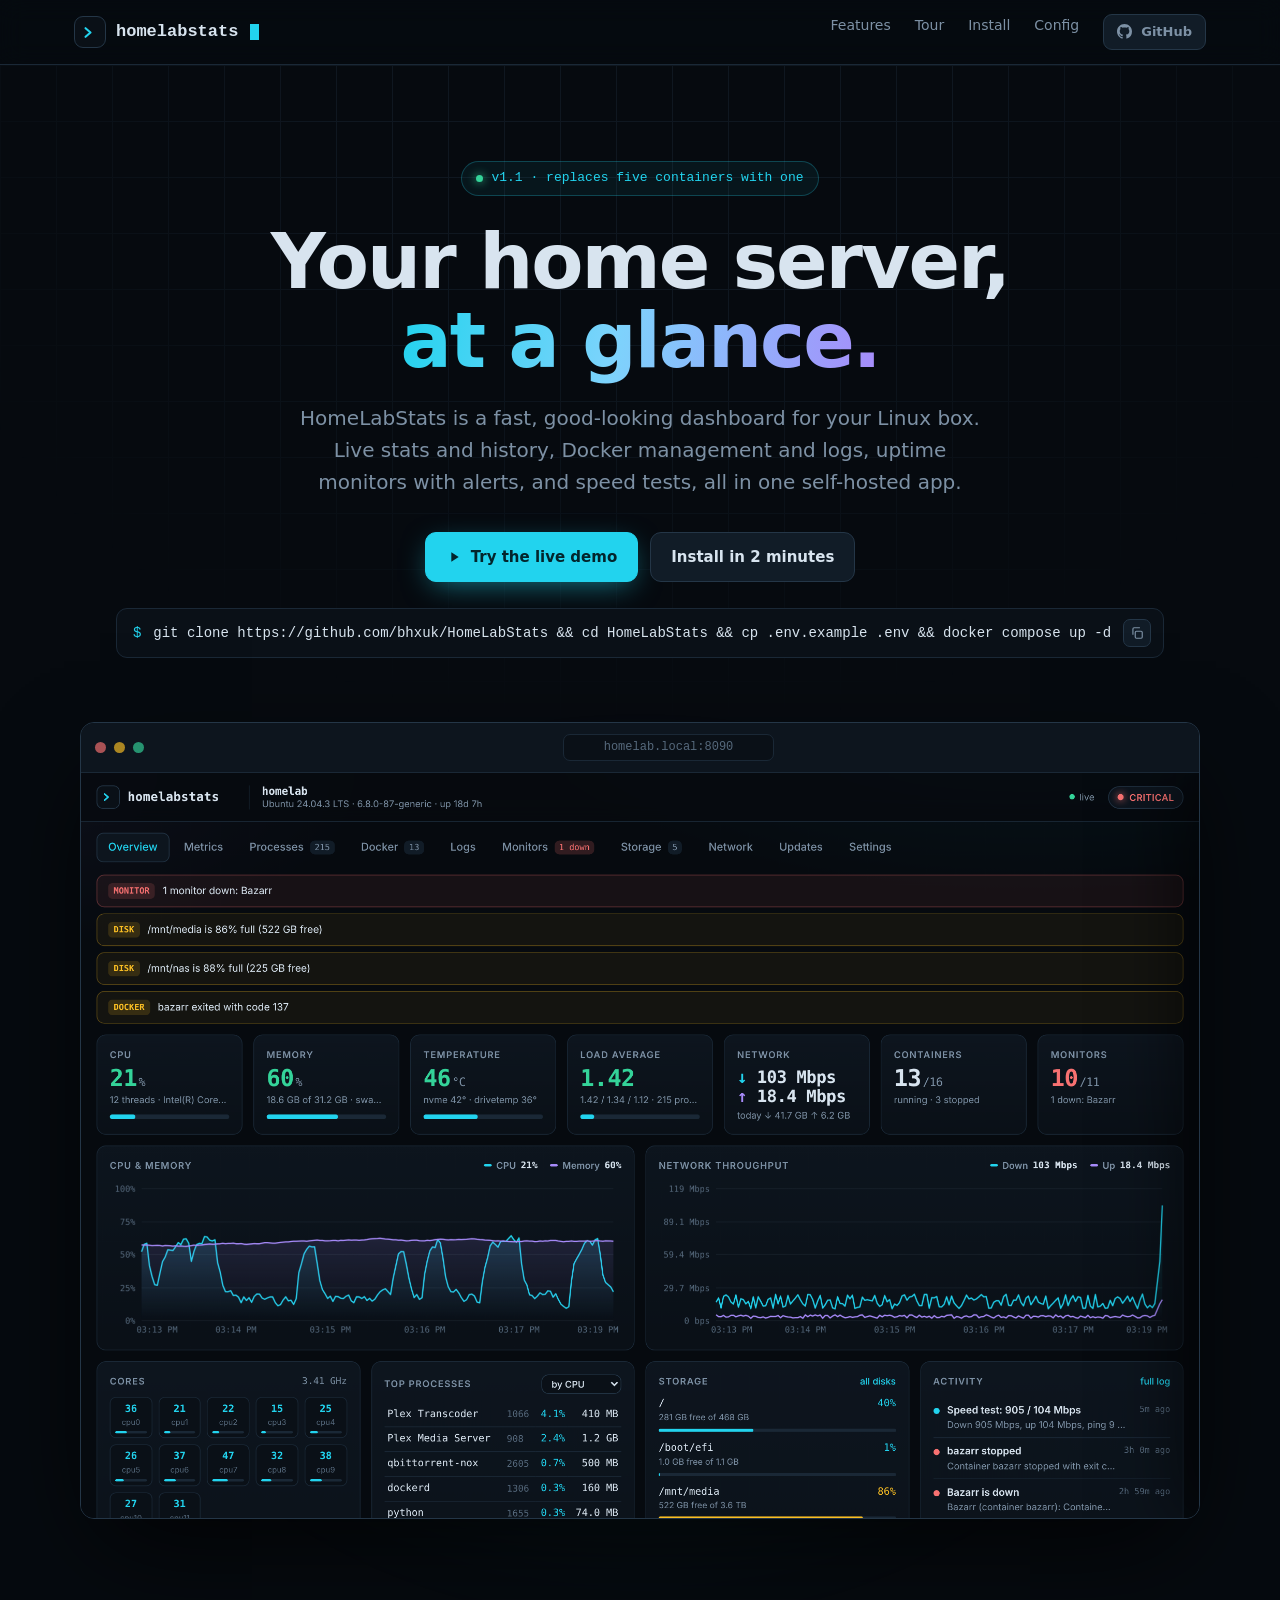
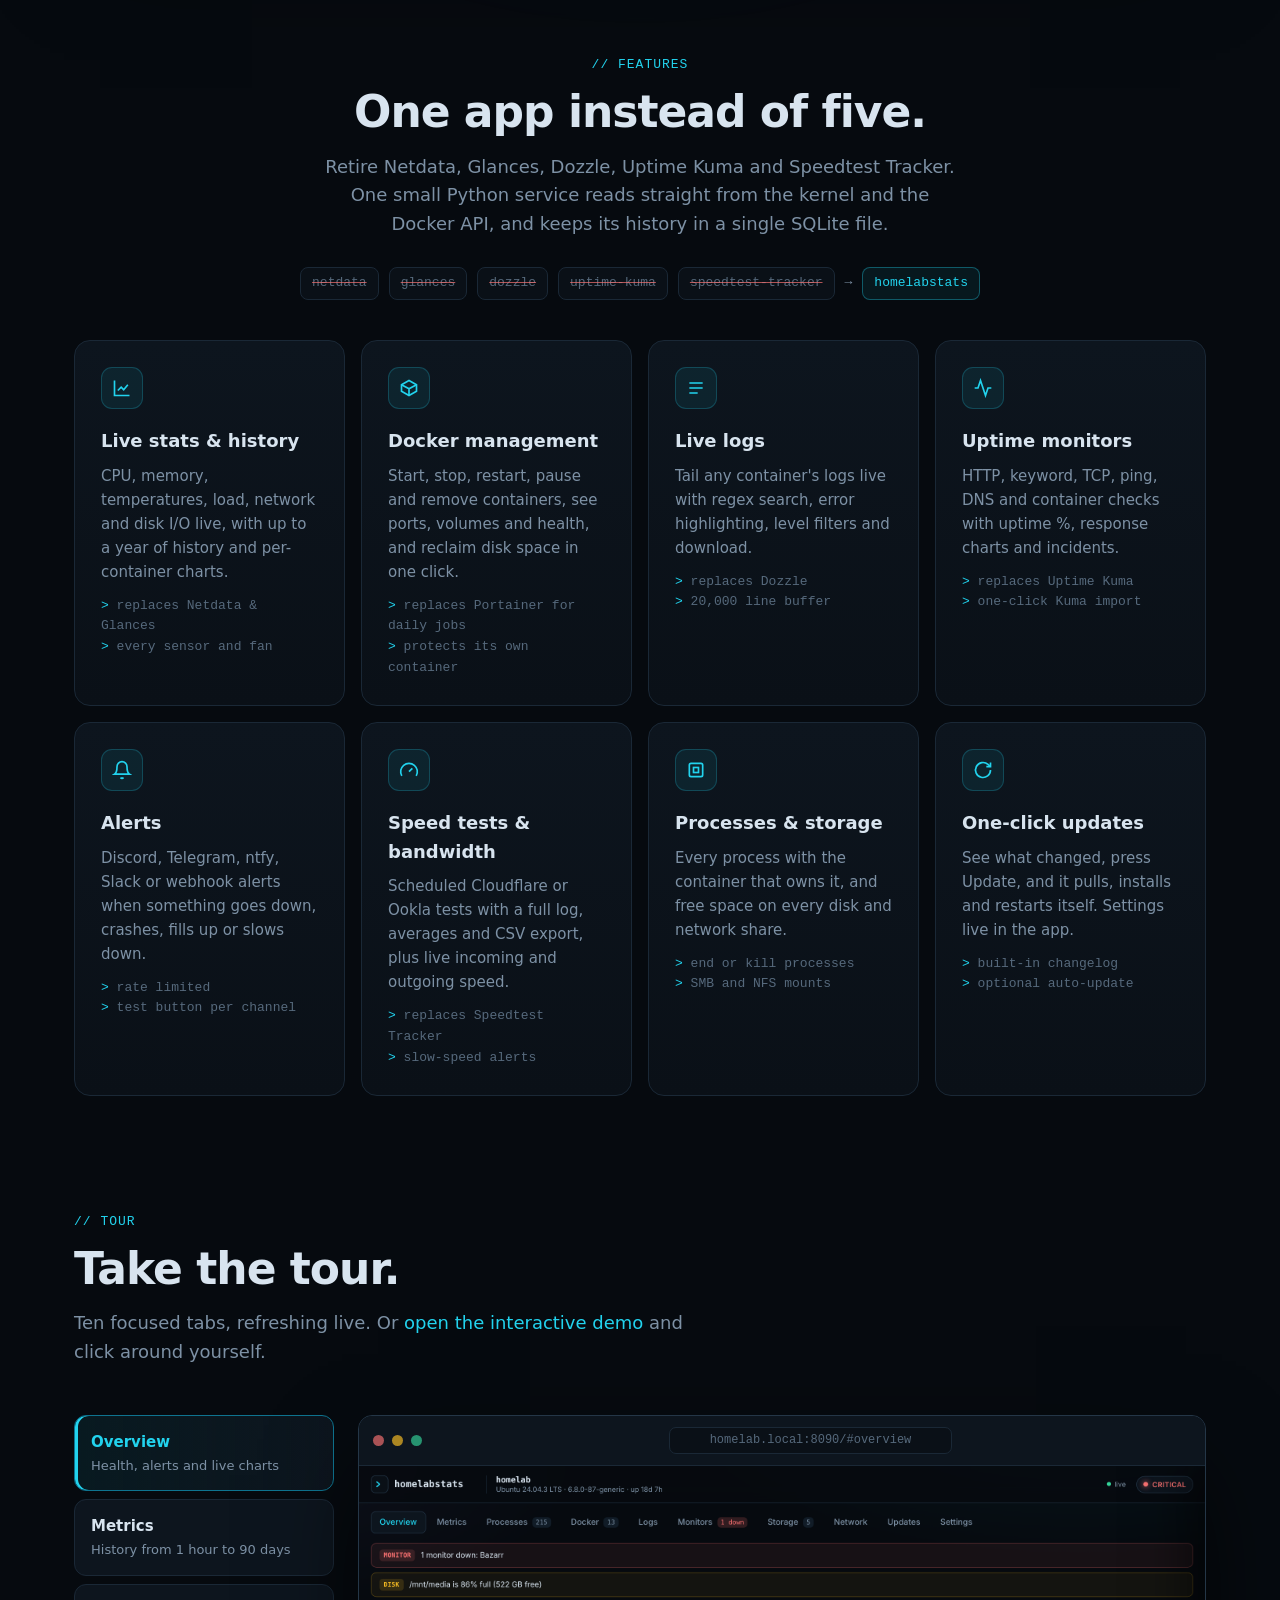
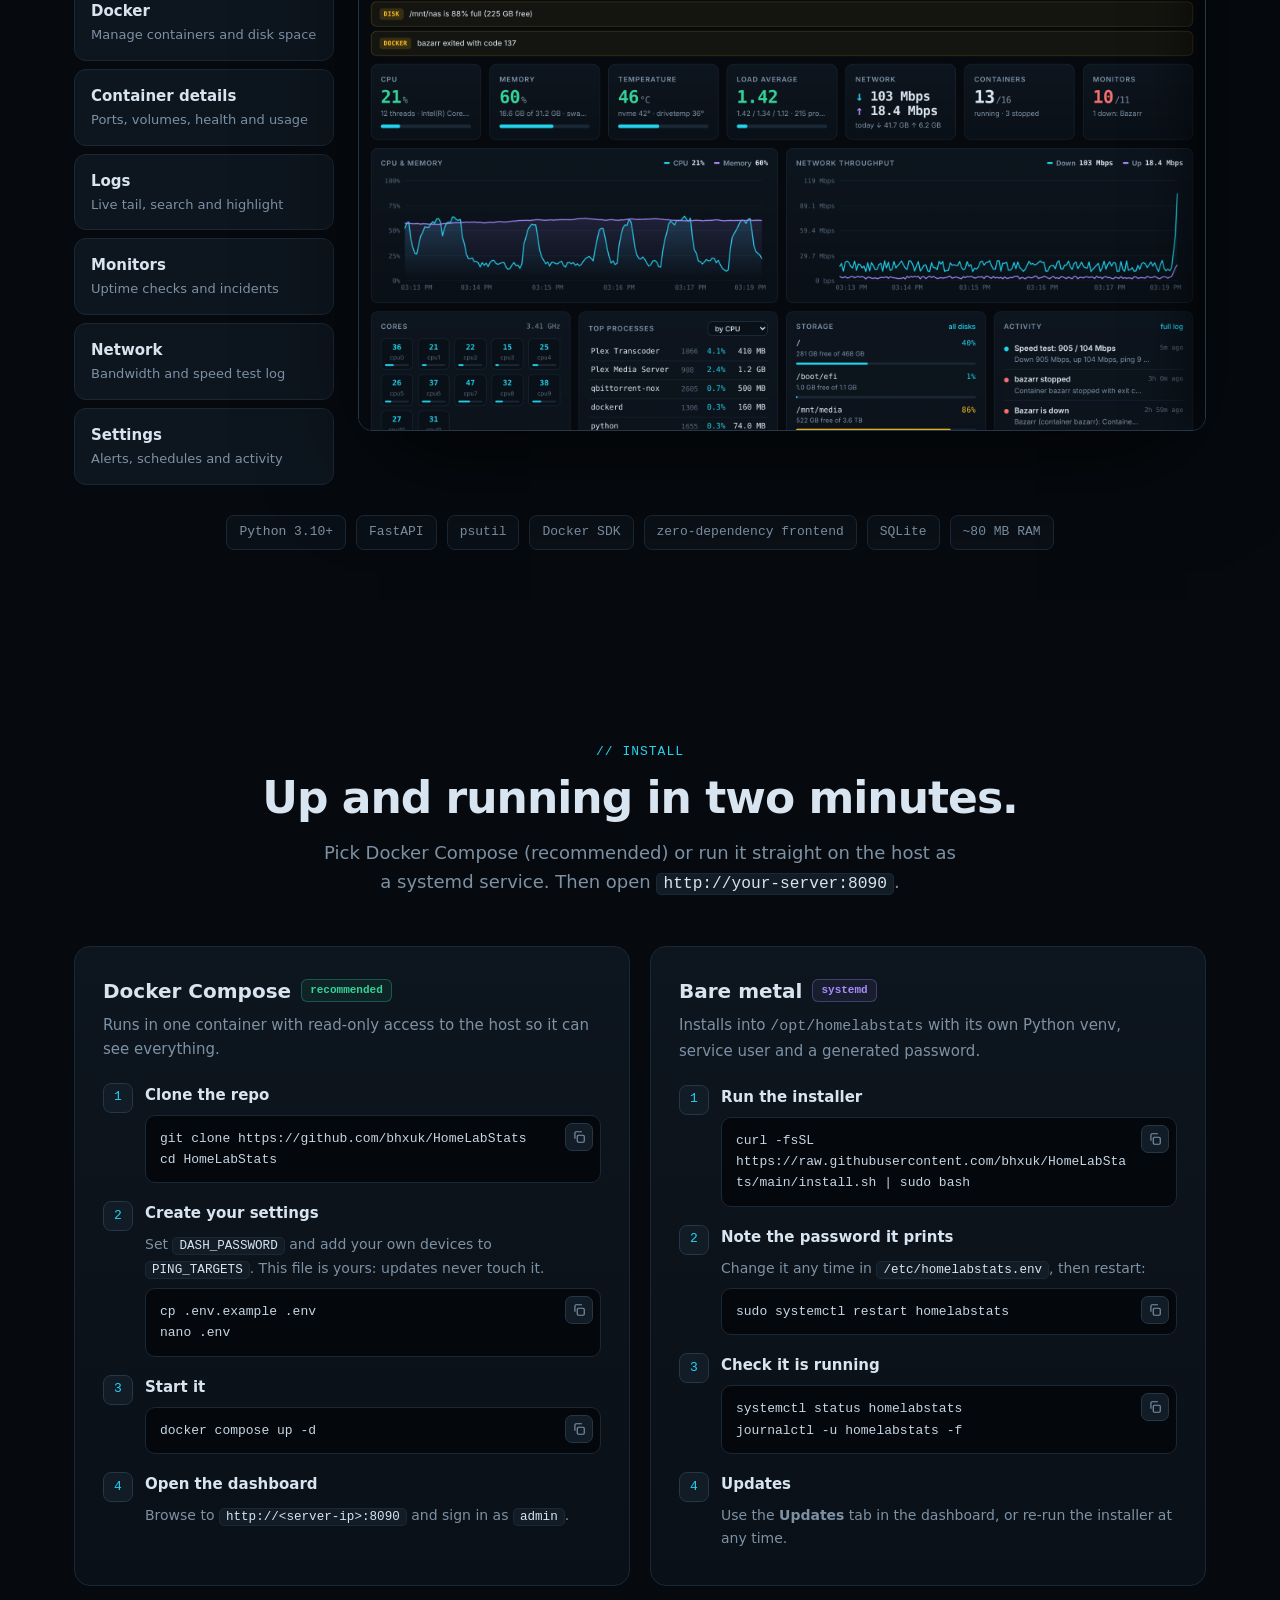
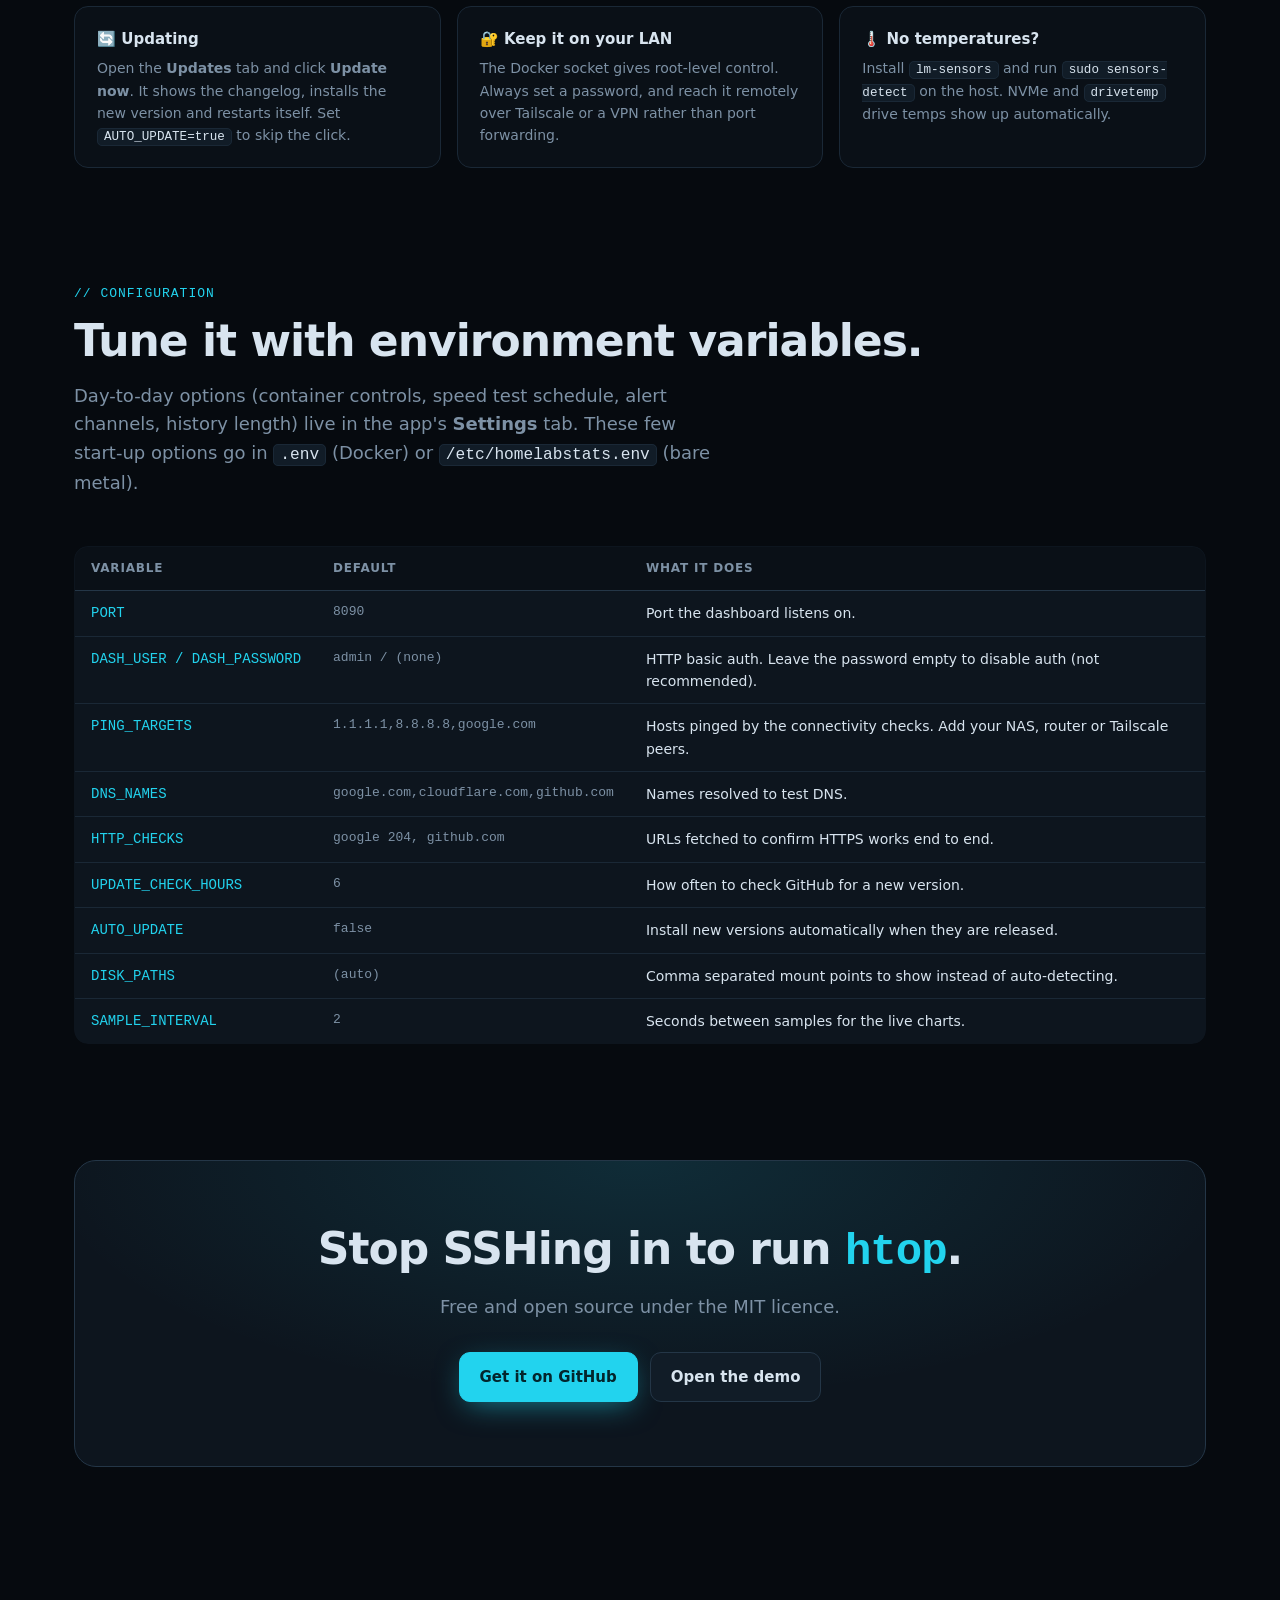
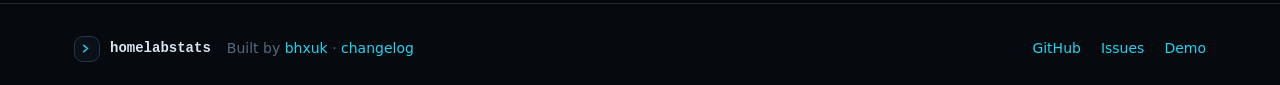
<file: docs/index.html>
<!doctype html>
<html lang="en">
<head>
<meta charset="utf-8">
<meta name="viewport" content="width=device-width,initial-scale=1">
<title>HomeLabStats · Self-hosted health dashboard for your Linux server</title>
<meta name="description" content="A lightweight, self-hosted dashboard for your Linux home server: CPU, memory, processes, Docker containers, disks, network checks and speed tests in one page.">
<meta property="og:title" content="HomeLabStats">
<meta property="og:description" content="Your home server, at a glance. CPU, RAM, processes, Docker, disks, network and speed tests in one self-hosted dashboard.">
<meta property="og:image" content="https://bhxuk.github.io/HomeLabStats/img/overview.png">
<meta name="theme-color" content="#060a0f">
<link rel="icon" href="data:image/svg+xml,%3Csvg xmlns='http://www.w3.org/2000/svg' viewBox='0 0 32 32'%3E%3Crect width='32' height='32' rx='7' fill='%230a1017'/%3E%3Cpath d='M8 10l6 6-6 6' stroke='%2322d3ee' stroke-width='3' fill='none' stroke-linecap='round' stroke-linejoin='round'/%3E%3Crect x='16' y='20' width='9' height='3' rx='1' fill='%2322d3ee'/%3E%3C/svg%3E">
<style>
:root{--bg:#060a0f;--bg2:#0a1017;--panel:#0d151e;--panel2:#111c27;--line:#1a2836;--line2:#243647;--text:#d8e4ef;--muted:#7d91a5;--dim:#56697c;--cyan:#22d3ee;--cyan-d:#0e7490;--glow:rgba(34,211,238,.18);--green:#34d399;--amber:#fbbf24;--red:#f87171;--violet:#a78bfa;
--mono:ui-monospace,"JetBrains Mono","Cascadia Code","SF Mono",Menlo,Consolas,monospace;--sans:system-ui,-apple-system,"Segoe UI",Roboto,Ubuntu,sans-serif}
*{box-sizing:border-box}
[hidden]{display:none!important}
html{scroll-behavior:smooth}
body{margin:0;background:var(--bg);color:var(--text);font:16px/1.6 var(--sans);-webkit-font-smoothing:antialiased;overflow-x:hidden}
a{color:var(--cyan);text-decoration:none}
.wrap{max-width:1180px;margin:0 auto;padding:0 24px}
.mono{font-family:var(--mono)}
.grid-bg{position:absolute;inset:0;background-image:linear-gradient(var(--line) 1px,transparent 1px),linear-gradient(90deg,var(--line) 1px,transparent 1px);background-size:56px 56px;mask-image:radial-gradient(ellipse 80% 60% at 50% 0%,#000 30%,transparent 75%);opacity:.45;pointer-events:none}

nav{position:sticky;top:0;z-index:30;background:rgba(6,10,15,.8);backdrop-filter:blur(12px);border-bottom:1px solid var(--line)}
nav .wrap{display:flex;align-items:center;height:64px;gap:28px}
.logo{display:flex;align-items:center;gap:10px;font-family:var(--mono);font-weight:700;font-size:17px;color:var(--text)}
.logo .mark{display:inline-flex;align-items:center;justify-content:center;width:32px;height:32px;border-radius:9px;background:var(--bg2);border:1px solid var(--line2);color:var(--cyan)}
.logo .cur{display:inline-block;width:9px;height:16px;background:var(--cyan);margin-left:2px;animation:blink 1.1s steps(1) infinite}
@keyframes blink{50%{opacity:0}}
nav .links{display:flex;gap:24px;margin-left:auto;font-size:14px}
nav .links a{color:var(--muted)}nav .links a:hover{color:var(--text)}
.btn{display:inline-flex;align-items:center;gap:9px;padding:12px 20px;border-radius:11px;font-weight:600;font-size:15px;border:1px solid var(--line2);background:var(--panel2);color:var(--text);transition:.15s;cursor:pointer;font-family:inherit}
.btn:hover{border-color:var(--cyan-d);color:var(--cyan);transform:translateY(-1px)}
.btn.primary{background:var(--cyan);border-color:var(--cyan);color:#03252c;box-shadow:0 8px 30px -8px rgba(34,211,238,.6)}
.btn.primary:hover{color:#03252c;filter:brightness(1.08)}
.btn.sm{padding:7px 13px;font-size:13px;border-radius:9px}

header.hero{position:relative;padding:96px 0 40px;text-align:center}
.eyebrow{display:inline-flex;align-items:center;gap:8px;font-family:var(--mono);font-size:13px;color:var(--cyan);border:1px solid rgba(34,211,238,.25);background:rgba(34,211,238,.06);padding:6px 14px;border-radius:999px;margin-bottom:26px}
.eyebrow .dot{width:7px;height:7px;border-radius:50%;background:var(--green);box-shadow:0 0 10px var(--green)}
h1{font-size:clamp(40px,6.4vw,76px);line-height:1.04;letter-spacing:-2px;margin:0 0 22px;font-weight:800}
h1 .grad{background:linear-gradient(100deg,var(--cyan),#7dd3fc 45%,var(--violet));-webkit-background-clip:text;background-clip:text;color:transparent}
.lede{font-size:clamp(17px,2vw,20px);color:var(--muted);max-width:680px;margin:0 auto 34px}
.cta{display:flex;gap:12px;justify-content:center;flex-wrap:wrap}
.term{display:inline-flex;align-items:center;gap:12px;margin-top:26px;font-family:var(--mono);font-size:14px;background:var(--bg2);border:1px solid var(--line);padding:10px 12px 10px 16px;border-radius:11px;color:var(--muted);max-width:100%}
.term b{color:var(--text);font-weight:500;white-space:nowrap;overflow:hidden;text-overflow:ellipsis}
.term .p{color:var(--cyan)}

.shot{position:relative;margin:64px auto 0;max-width:1120px}
.shot::before{content:"";position:absolute;inset:8% 6% -4%;background:radial-gradient(closest-side,rgba(34,211,238,.32),transparent);filter:blur(60px);z-index:0}
.window{position:relative;z-index:1;border:1px solid var(--line2);border-radius:14px;overflow:hidden;background:var(--bg2);box-shadow:0 40px 100px -20px rgba(0,0,0,.8)}
.window .bar{display:flex;align-items:center;gap:8px;padding:11px 14px;border-bottom:1px solid var(--line);background:var(--panel)}
.window .bar i{width:11px;height:11px;border-radius:50%;background:var(--line2)}
.window .bar i:nth-child(1){background:#f87171aa}.window .bar i:nth-child(2){background:#fbbf24aa}.window .bar i:nth-child(3){background:#34d399aa}
.window .bar span{margin:0 auto;font-family:var(--mono);font-size:12px;color:var(--dim);background:var(--bg2);padding:3px 40px;border-radius:7px;border:1px solid var(--line)}
.window img{display:block;width:100%;height:auto}

section{padding:96px 0;position:relative}
.kicker{font-family:var(--mono);color:var(--cyan);font-size:13px;letter-spacing:1px;text-transform:uppercase;margin-bottom:12px}
h2{font-size:clamp(30px,4vw,44px);letter-spacing:-1px;line-height:1.1;margin:0 0 16px}
.sub{color:var(--muted);font-size:18px;max-width:640px;margin:0 0 48px}
.center{text-align:center}.center .sub{margin-left:auto;margin-right:auto}

.replaces{display:flex;flex-wrap:wrap;gap:10px;justify-content:center;align-items:center;margin:-20px 0 40px;font-family:var(--mono);font-size:13px}
.replaces span{color:var(--dim);text-decoration:line-through;text-decoration-color:rgba(248,113,113,.7);border:1px solid var(--line);border-radius:8px;padding:5px 11px;background:var(--bg2)}
.replaces b{color:var(--muted)}
.replaces em{font-style:normal;color:var(--cyan);border:1px solid rgba(34,211,238,.35);border-radius:8px;padding:5px 11px;background:rgba(34,211,238,.07)}
.features{display:grid;grid-template-columns:repeat(auto-fit,minmax(250px,1fr));gap:16px}
.feat{background:linear-gradient(180deg,var(--panel),var(--bg2));border:1px solid var(--line);border-radius:16px;padding:26px;transition:.2s}
.feat:hover{border-color:var(--line2);transform:translateY(-2px)}
.feat .ic{width:42px;height:42px;border-radius:11px;display:flex;align-items:center;justify-content:center;background:rgba(34,211,238,.08);border:1px solid rgba(34,211,238,.22);color:var(--cyan);margin-bottom:18px}
.feat h3{margin:0 0 8px;font-size:18px}
.feat p{margin:0;color:var(--muted);font-size:15px}
.feat ul{margin:12px 0 0;padding:0;list-style:none;font-size:13px;font-family:var(--mono);color:var(--dim)}
.feat li::before{content:"> ";color:var(--cyan)}

.gallery{display:grid;grid-template-columns:260px 1fr;gap:24px;align-items:start}
.gtabs{display:flex;flex-direction:column;gap:8px}
.gtab{text-align:left;background:var(--panel);border:1px solid var(--line);border-radius:12px;padding:14px 16px;cursor:pointer;color:var(--text);font:inherit;transition:.15s}
.gtab b{display:block;font-size:15px}
.gtab span{display:block;color:var(--muted);font-size:13px;margin-top:2px}
.gtab:hover{border-color:var(--line2)}
.gtab.active{border-color:var(--cyan-d);background:linear-gradient(90deg,rgba(34,211,238,.08),var(--panel));box-shadow:inset 3px 0 0 var(--cyan)}
.gtab.active b{color:var(--cyan)}
.gview .window img{transition:opacity .2s}
@media(max-width:860px){.gallery{grid-template-columns:minmax(0,1fr)}.gtabs{flex-direction:row;overflow-x:auto}.gtab{min-width:170px}}

.stack{display:flex;gap:10px;flex-wrap:wrap;justify-content:center;margin-top:30px}
.stack span{font-family:var(--mono);font-size:13px;color:var(--muted);border:1px solid var(--line);border-radius:8px;padding:6px 12px;background:var(--bg2)}

.install{display:grid;grid-template-columns:minmax(0,1fr) minmax(0,1fr);gap:20px}
.install>*,.gallery>*{min-width:0}
@media(max-width:900px){.install{grid-template-columns:minmax(0,1fr)}}
.card{background:linear-gradient(180deg,var(--panel),var(--bg2));border:1px solid var(--line);border-radius:16px;padding:28px}
.card h3{margin:0 0 6px;font-size:20px;display:flex;align-items:center;gap:10px}
.card .tag{font-family:var(--mono);font-size:11px;color:var(--green);border:1px solid rgba(52,211,153,.3);background:rgba(52,211,153,.08);padding:2px 8px;border-radius:6px;font-weight:600}
.card>p{color:var(--muted);margin:0 0 22px;font-size:15px}
.steps{counter-reset:s;display:flex;flex-direction:column;gap:18px}
.step{position:relative;padding-left:42px}
.step::before{counter-increment:s;content:counter(s);position:absolute;left:0;top:0;width:28px;height:28px;border-radius:8px;background:var(--panel2);border:1px solid var(--line2);font-family:var(--mono);font-size:13px;display:flex;align-items:center;justify-content:center;color:var(--cyan)}
.step>b{display:block;font-size:15px;margin-bottom:8px}
.step p{margin:0 0 8px;color:var(--muted);font-size:14px}
.code{position:relative;background:#04070b;border:1px solid var(--line);border-radius:10px;font:13px/1.65 var(--mono);color:#c7d6e3;padding:12px 44px 12px 14px;overflow-x:auto;white-space:pre-wrap;overflow-wrap:anywhere}
.code .c{color:var(--dim)}.code .k{color:var(--cyan)}.code .s{color:var(--green)}
.copy{position:absolute;top:7px;right:7px;background:var(--panel2);border:1px solid var(--line2);color:var(--muted);border-radius:7px;width:28px;height:28px;cursor:pointer;display:flex;align-items:center;justify-content:center}
.copy:hover{color:var(--cyan);border-color:var(--cyan-d)}
.copy.ok{color:var(--green);border-color:var(--green)}

table.cfg{width:100%;border-collapse:collapse;font-size:14px;background:var(--panel);border:1px solid var(--line);border-radius:14px;overflow:hidden}
table.cfg th{text-align:left;font-size:12px;text-transform:uppercase;letter-spacing:.8px;color:var(--muted);padding:12px 16px;background:var(--bg2);border-bottom:1px solid var(--line2)}
table.cfg td{padding:11px 16px;border-bottom:1px solid var(--line);vertical-align:top}
table.cfg tr:last-child td{border-bottom:0}
table.cfg td:first-child{font-family:var(--mono);color:var(--cyan);white-space:nowrap}
table.cfg td:nth-child(2){font-family:var(--mono);color:var(--muted);font-size:13px;white-space:nowrap}
.tw{overflow-x:auto;border-radius:14px}

.notes{display:grid;grid-template-columns:repeat(auto-fit,minmax(320px,1fr));gap:16px;margin-top:20px}
.note{border:1px solid var(--line);border-radius:14px;padding:20px 22px;background:var(--bg2)}
.note h4{margin:0 0 6px;font-size:15px;display:flex;gap:8px;align-items:center}
.note p{margin:0;color:var(--muted);font-size:14px}
.note code,.sub code,.step code,td code{font-family:var(--mono);font-size:.9em;background:var(--panel2);border:1px solid var(--line);padding:1px 6px;border-radius:5px;color:var(--text)}

.final{text-align:center;border:1px solid var(--line2);border-radius:22px;padding:64px 24px;background:radial-gradient(600px 240px at 50% 0%,rgba(34,211,238,.12),transparent),var(--panel);margin-bottom:40px}
footer{border-top:1px solid var(--line);padding:32px 0;color:var(--dim);font-size:14px}
footer .wrap{display:flex;gap:16px;align-items:center;flex-wrap:wrap}
footer .wrap div:last-child{margin-left:auto;display:flex;gap:20px}
@media(max-width:640px){nav .links a:not(.btn){display:none}header.hero{padding-top:64px}section{padding:72px 0}.term{font-size:12px}}
.reveal{opacity:0;transform:translateY(16px);transition:opacity .6s ease,transform .6s ease}
.reveal.in{opacity:1;transform:none}
</style>
</head>
<body>
<nav><div class="wrap">
  <a class="logo" href="#"><span class="mark"><svg width="17" height="17" viewBox="0 0 24 24" fill="none" stroke="currentColor" stroke-width="3" stroke-linecap="round" stroke-linejoin="round"><path d="M5 6l7 6-7 6"/></svg></span>homelabstats<span class="cur"></span></a>
  <div class="links">
    <a href="#features">Features</a><a href="#tour">Tour</a><a href="#install">Install</a><a href="#config">Config</a>
    <a class="btn sm" href="https://github.com/bhxuk/HomeLabStats" target="_blank" rel="noopener"><svg width="15" height="15" viewBox="0 0 16 16" fill="currentColor"><path d="M8 0C3.58 0 0 3.58 0 8c0 3.54 2.29 6.53 5.47 7.59.4.07.55-.17.55-.38 0-.19-.01-.82-.01-1.49-2.01.37-2.53-.49-2.69-.94-.09-.23-.48-.94-.82-1.13-.28-.15-.68-.52-.01-.53.63-.01 1.08.58 1.23.82.72 1.21 1.87.87 2.33.66.07-.52.28-.87.51-1.07-1.78-.2-3.64-.89-3.64-3.95 0-.87.31-1.59.82-2.15-.08-.2-.36-1.02.08-2.12 0 0 .67-.21 2.2.82.64-.18 1.32-.27 2-.27.68 0 1.36.09 2 .27 1.53-1.04 2.2-.82 2.2-.82.44 1.1.16 1.92.08 2.12.51.56.82 1.27.82 2.15 0 3.07-1.87 3.75-3.65 3.95.29.25.54.73.54 1.48 0 1.07-.01 1.93-.01 2.2 0 .21.15.46.55.38A8.013 8.013 0 0016 8c0-4.42-3.58-8-8-8z"/></svg>GitHub</a>
  </div>
</div></nav>

<header class="hero">
  <div class="grid-bg"></div>
  <div class="wrap" style="position:relative">
    <div class="eyebrow"><span class="dot"></span>v1.1 · replaces five containers with one</div>
    <h1>Your home server,<br><span class="grad">at a glance.</span></h1>
    <p class="lede">HomeLabStats is a fast, good-looking dashboard for your Linux box. Live stats and history, Docker management and logs, uptime monitors with alerts, and speed tests, all in one self-hosted app.</p>
    <div class="cta">
      <a class="btn primary" href="demo/" target="_blank" rel="noopener"><svg width="16" height="16" viewBox="0 0 24 24" fill="currentColor"><path d="M8 5v14l11-7z"/></svg>Try the live demo</a>
      <a class="btn" href="#install">Install in 2 minutes</a>
    </div>
    <div class="term"><span class="p">$</span><b id="heroCmd">git clone https://github.com/bhxuk/HomeLabStats &amp;&amp; cd HomeLabStats &amp;&amp; cp .env.example .env &amp;&amp; docker compose up -d</b>
      <button class="copy" data-copy="git clone https://github.com/bhxuk/HomeLabStats && cd HomeLabStats && cp .env.example .env && docker compose up -d" title="Copy" style="position:static"><svg width="14" height="14" viewBox="0 0 24 24" fill="none" stroke="currentColor" stroke-width="2"><rect x="9" y="9" width="12" height="12" rx="2"/><path d="M5 15V5a2 2 0 012-2h10"/></svg></button></div>
    <div class="shot reveal">
      <div class="window"><div class="bar"><i></i><i></i><i></i><span>homelab.local:8090</span></div><img src="img/overview.png" alt="HomeLabStats overview dashboard showing CPU, memory, temperature, network and container cards with live charts" width="2160" height="1440"></div>
    </div>
  </div>
</header>

<section id="features">
  <div class="wrap">
    <div class="center"><div class="kicker">// features</div><h2>One app instead of five.</h2>
    <p class="sub">Retire Netdata, Glances, Dozzle, Uptime Kuma and Speedtest Tracker. One small Python service reads straight from the kernel and the Docker API, and keeps its history in a single SQLite file.</p></div>
    <div class="replaces reveal"><span>netdata</span><span>glances</span><span>dozzle</span><span>uptime-kuma</span><span>speedtest-tracker</span><b>→</b><em>homelabstats</em></div>
    <div class="features">
      <div class="feat reveal"><div class="ic"><svg width="20" height="20" viewBox="0 0 24 24" fill="none" stroke="currentColor" stroke-width="2"><path d="M3 3v18h18"/><path d="M7 15l4-4 3 3 5-6"/></svg></div>
        <h3>Live stats &amp; history</h3><p>CPU, memory, temperatures, load, network and disk I/O live, with up to a year of history and per-container charts.</p>
        <ul><li>replaces Netdata &amp; Glances</li><li>every sensor and fan</li></ul></div>
      <div class="feat reveal"><div class="ic"><svg width="20" height="20" viewBox="0 0 24 24" fill="none" stroke="currentColor" stroke-width="2"><path d="M21 8l-9-5-9 5v8l9 5 9-5z"/><path d="M3 8l9 5 9-5M12 13v8"/></svg></div>
        <h3>Docker management</h3><p>Start, stop, restart, pause and remove containers, see ports, volumes and health, and reclaim disk space in one click.</p>
        <ul><li>replaces Portainer for daily jobs</li><li>protects its own container</li></ul></div>
      <div class="feat reveal"><div class="ic"><svg width="20" height="20" viewBox="0 0 24 24" fill="none" stroke="currentColor" stroke-width="2"><path d="M4 6h16M4 12h16M4 18h10"/></svg></div>
        <h3>Live logs</h3><p>Tail any container's logs live with regex search, error highlighting, level filters and download.</p>
        <ul><li>replaces Dozzle</li><li>20,000 line buffer</li></ul></div>
      <div class="feat reveal"><div class="ic"><svg width="20" height="20" viewBox="0 0 24 24" fill="none" stroke="currentColor" stroke-width="2"><path d="M22 12h-4l-3 9L9 3l-3 9H2"/></svg></div>
        <h3>Uptime monitors</h3><p>HTTP, keyword, TCP, ping, DNS and container checks with uptime %, response charts and incidents.</p>
        <ul><li>replaces Uptime Kuma</li><li>one-click Kuma import</li></ul></div>
      <div class="feat reveal"><div class="ic"><svg width="20" height="20" viewBox="0 0 24 24" fill="none" stroke="currentColor" stroke-width="2"><path d="M18 8A6 6 0 006 8c0 7-3 9-3 9h18s-3-2-3-9"/><path d="M13.73 21a2 2 0 01-3.46 0"/></svg></div>
        <h3>Alerts</h3><p>Discord, Telegram, ntfy, Slack or webhook alerts when something goes down, crashes, fills up or slows down.</p>
        <ul><li>rate limited</li><li>test button per channel</li></ul></div>
      <div class="feat reveal"><div class="ic"><svg width="20" height="20" viewBox="0 0 24 24" fill="none" stroke="currentColor" stroke-width="2"><path d="M12 14l4-4"/><path d="M3.34 19a10 10 0 1117.32 0"/></svg></div>
        <h3>Speed tests &amp; bandwidth</h3><p>Scheduled Cloudflare or Ookla tests with a full log, averages and CSV export, plus live incoming and outgoing speed.</p>
        <ul><li>replaces Speedtest Tracker</li><li>slow-speed alerts</li></ul></div>
      <div class="feat reveal"><div class="ic"><svg width="20" height="20" viewBox="0 0 24 24" fill="none" stroke="currentColor" stroke-width="2"><rect x="4" y="4" width="16" height="16" rx="2"/><rect x="9" y="9" width="6" height="6"/></svg></div>
        <h3>Processes &amp; storage</h3><p>Every process with the container that owns it, and free space on every disk and network share.</p>
        <ul><li>end or kill processes</li><li>SMB and NFS mounts</li></ul></div>
      <div class="feat reveal"><div class="ic"><svg width="20" height="20" viewBox="0 0 24 24" fill="none" stroke="currentColor" stroke-width="2"><path d="M21 12a9 9 0 11-3-6.7L21 8"/><path d="M21 3v5h-5"/></svg></div>
        <h3>One-click updates</h3><p>See what changed, press Update, and it pulls, installs and restarts itself. Settings live in the app.</p>
        <ul><li>built-in changelog</li><li>optional auto-update</li></ul></div>
    </div>
  </div>
</section>

<section id="tour" style="padding-top:20px">
  <div class="wrap">
    <div class="kicker">// tour</div><h2>Take the tour.</h2>
    <p class="sub">Ten focused tabs, refreshing live. Or <a href="demo/" target="_blank" rel="noopener">open the interactive demo</a> and click around yourself.</p>
    <div class="gallery">
      <div class="gtabs" id="gtabs">
        <button class="gtab active" data-img="overview"><b>Overview</b><span>Health, alerts and live charts</span></button>
        <button class="gtab" data-img="metrics"><b>Metrics</b><span>History from 1 hour to 90 days</span></button>
        <button class="gtab" data-img="docker"><b>Docker</b><span>Manage containers and disk space</span></button>
        <button class="gtab" data-img="docker-details"><b>Container details</b><span>Ports, volumes, health and usage</span></button>
        <button class="gtab" data-img="logs"><b>Logs</b><span>Live tail, search and highlight</span></button>
        <button class="gtab" data-img="monitors"><b>Monitors</b><span>Uptime checks and incidents</span></button>
        <button class="gtab" data-img="network"><b>Network</b><span>Bandwidth and speed test log</span></button>
        <button class="gtab" data-img="settings"><b>Settings</b><span>Alerts, schedules and activity</span></button>
      </div>
      <div class="gview"><div class="window"><div class="bar"><i></i><i></i><i></i><span id="gurl">homelab.local:8090/#overview</span></div><img id="gimg" src="img/overview.png" alt="HomeLabStats screenshot" width="2160" height="1440"></div></div>
    </div>
    <div class="stack"><span>Python 3.10+</span><span>FastAPI</span><span>psutil</span><span>Docker SDK</span><span>zero-dependency frontend</span><span>SQLite</span><span>~80 MB RAM</span></div>
  </div>
</section>

<section id="install">
  <div class="wrap">
    <div class="center"><div class="kicker">// install</div><h2>Up and running in two minutes.</h2>
    <p class="sub">Pick Docker Compose (recommended) or run it straight on the host as a systemd service. Then open <code>http://your-server:8090</code>.</p></div>
    <div class="install">
      <div class="card reveal">
        <h3>Docker Compose <span class="tag">recommended</span></h3>
        <p>Runs in one container with read-only access to the host so it can see everything.</p>
        <div class="steps">
          <div class="step"><b>Clone the repo</b><div class="code">git clone https://github.com/bhxuk/HomeLabStats
cd HomeLabStats<button class="copy" title="Copy"></button></div></div>
          <div class="step"><b>Create your settings</b><p>Set <code>DASH_PASSWORD</code> and add your own devices to <code>PING_TARGETS</code>. This file is yours: updates never touch it.</p><div class="code">cp .env.example .env
nano .env<button class="copy" title="Copy"></button></div></div>
          <div class="step"><b>Start it</b><div class="code">docker compose up -d<button class="copy" title="Copy"></button></div></div>
          <div class="step"><b>Open the dashboard</b><p>Browse to <code>http://&lt;server-ip&gt;:8090</code> and sign in as <code>admin</code>.</p></div>
        </div>
      </div>
      <div class="card reveal">
        <h3>Bare metal <span class="tag" style="color:var(--violet);border-color:rgba(167,139,250,.3);background:rgba(167,139,250,.08)">systemd</span></h3>
        <p>Installs into <code>/opt/homelabstats</code> with its own Python venv, service user and a generated password.</p>
        <div class="steps">
          <div class="step"><b>Run the installer</b><div class="code">curl -fsSL https://raw.githubusercontent.com/bhxuk/HomeLabStats/main/install.sh | sudo bash<button class="copy" title="Copy"></button></div></div>
          <div class="step"><b>Note the password it prints</b><p>Change it any time in <code>/etc/homelabstats.env</code>, then restart:</p><div class="code">sudo systemctl restart homelabstats<button class="copy" title="Copy"></button></div></div>
          <div class="step"><b>Check it is running</b><div class="code">systemctl status homelabstats
journalctl -u homelabstats -f<button class="copy" title="Copy"></button></div></div>
          <div class="step"><b>Updates</b><p>Use the <b>Updates</b> tab in the dashboard, or re-run the installer at any time.</p></div>
        </div>
      </div>
    </div>
    <div class="notes">
      <div class="note reveal"><h4>🔄 Updating</h4><p>Open the <b>Updates</b> tab and click <b>Update now</b>. It shows the changelog, installs the new version and restarts itself. Set <code>AUTO_UPDATE=true</code> to skip the click.</p></div>
      <div class="note reveal"><h4>🔐 Keep it on your LAN</h4><p>The Docker socket gives root-level control. Always set a password, and reach it remotely over Tailscale or a VPN rather than port forwarding.</p></div>
      <div class="note reveal"><h4>🌡️ No temperatures?</h4><p>Install <code>lm-sensors</code> and run <code>sudo sensors-detect</code> on the host. NVMe and <code>drivetemp</code> drive temps show up automatically.</p></div>
    </div>
  </div>
</section>

<section id="config" style="padding-top:20px">
  <div class="wrap">
    <div class="kicker">// configuration</div><h2>Tune it with environment variables.</h2>
    <p class="sub">Day-to-day options (container controls, speed test schedule, alert channels, history length) live in the app's <b>Settings</b> tab. These few start-up options go in <code>.env</code> (Docker) or <code>/etc/homelabstats.env</code> (bare metal).</p>
    <div class="tw"><table class="cfg">
      <thead><tr><th>Variable</th><th>Default</th><th>What it does</th></tr></thead>
      <tbody>
        <tr><td>PORT</td><td>8090</td><td>Port the dashboard listens on.</td></tr>
        <tr><td>DASH_USER / DASH_PASSWORD</td><td>admin / (none)</td><td>HTTP basic auth. Leave the password empty to disable auth (not recommended).</td></tr>
        <tr><td>PING_TARGETS</td><td>1.1.1.1,8.8.8.8,google.com</td><td>Hosts pinged by the connectivity checks. Add your NAS, router or Tailscale peers.</td></tr>
        <tr><td>DNS_NAMES</td><td>google.com,cloudflare.com,github.com</td><td>Names resolved to test DNS.</td></tr>
        <tr><td>HTTP_CHECKS</td><td>google 204, github.com</td><td>URLs fetched to confirm HTTPS works end to end.</td></tr>
        <tr><td>UPDATE_CHECK_HOURS</td><td>6</td><td>How often to check GitHub for a new version.</td></tr>
        <tr><td>AUTO_UPDATE</td><td>false</td><td>Install new versions automatically when they are released.</td></tr>
        <tr><td>DISK_PATHS</td><td>(auto)</td><td>Comma separated mount points to show instead of auto-detecting.</td></tr>
        <tr><td>SAMPLE_INTERVAL</td><td>2</td><td>Seconds between samples for the live charts.</td></tr>
      </tbody>
    </table></div>
  </div>
</section>

<section style="padding-top:20px">
  <div class="wrap">
    <div class="final reveal">
      <h2>Stop SSHing in to run <span class="mono" style="color:var(--cyan)">htop</span>.</h2>
      <p class="sub" style="margin:0 auto 30px">Free and open source under the MIT licence.</p>
      <div class="cta"><a class="btn primary" href="https://github.com/bhxuk/HomeLabStats" target="_blank" rel="noopener">Get it on GitHub</a><a class="btn" href="demo/" target="_blank" rel="noopener">Open the demo</a></div>
    </div>
  </div>
</section>

<footer><div class="wrap">
  <div class="logo" style="font-size:14px"><span class="mark" style="width:26px;height:26px"><svg width="13" height="13" viewBox="0 0 24 24" fill="none" stroke="currentColor" stroke-width="3" stroke-linecap="round" stroke-linejoin="round"><path d="M5 6l7 6-7 6"/></svg></span>homelabstats</div>
  <span>Built by <a href="https://bhxuk.com" target="_blank" rel="noopener">bhxuk</a> · <a href="https://github.com/bhxuk/HomeLabStats/blob/main/CHANGELOG.md">changelog</a></span>
  <div><a href="https://github.com/bhxuk/HomeLabStats">GitHub</a><a href="https://github.com/bhxuk/HomeLabStats/issues">Issues</a><a href="demo/">Demo</a></div>
</div></footer>

<script>
const ICON_COPY = '<svg width="14" height="14" viewBox="0 0 24 24" fill="none" stroke="currentColor" stroke-width="2"><rect x="9" y="9" width="12" height="12" rx="2"/><path d="M5 15V5a2 2 0 012-2h10"/></svg>';
const ICON_OK = '<svg width="14" height="14" viewBox="0 0 24 24" fill="none" stroke="currentColor" stroke-width="2.5"><path d="M5 12l5 5L20 7"/></svg>';
document.querySelectorAll(".copy").forEach(b => {
  if (!b.innerHTML.trim()) b.innerHTML = ICON_COPY;
  b.addEventListener("click", async () => {
    const text = b.dataset.copy || b.parentElement.innerText.trim();
    try { await navigator.clipboard.writeText(text); } catch { const t = document.createElement("textarea"); t.value = text; document.body.appendChild(t); t.select(); document.execCommand("copy"); t.remove(); }
    b.innerHTML = ICON_OK; b.classList.add("ok"); setTimeout(() => { b.innerHTML = ICON_COPY; b.classList.remove("ok"); }, 1400);
  });
});
document.getElementById("gtabs").addEventListener("click", e => {
  const t = e.target.closest(".gtab"); if (!t) return;
  document.querySelectorAll(".gtab").forEach(x => x.classList.toggle("active", x === t));
  const img = document.getElementById("gimg"); img.style.opacity = 0;
  setTimeout(() => { img.src = `img/${t.dataset.img}.png`; document.getElementById("gurl").textContent = `homelab.local:8090/#${t.dataset.img}`; img.onload = () => img.style.opacity = 1; }, 150);
});
["metrics", "docker", "docker-details", "logs", "monitors", "network", "settings"].forEach(n => { const i = new Image(); i.src = `img/${n}.png`; });
const io = new IntersectionObserver(es => es.forEach(e => { if (e.isIntersecting) { e.target.classList.add("in"); io.unobserve(e.target); } }), { threshold: .12 });
document.querySelectorAll(".reveal").forEach(el => io.observe(el));
</script>
</body>
</html>
</file>
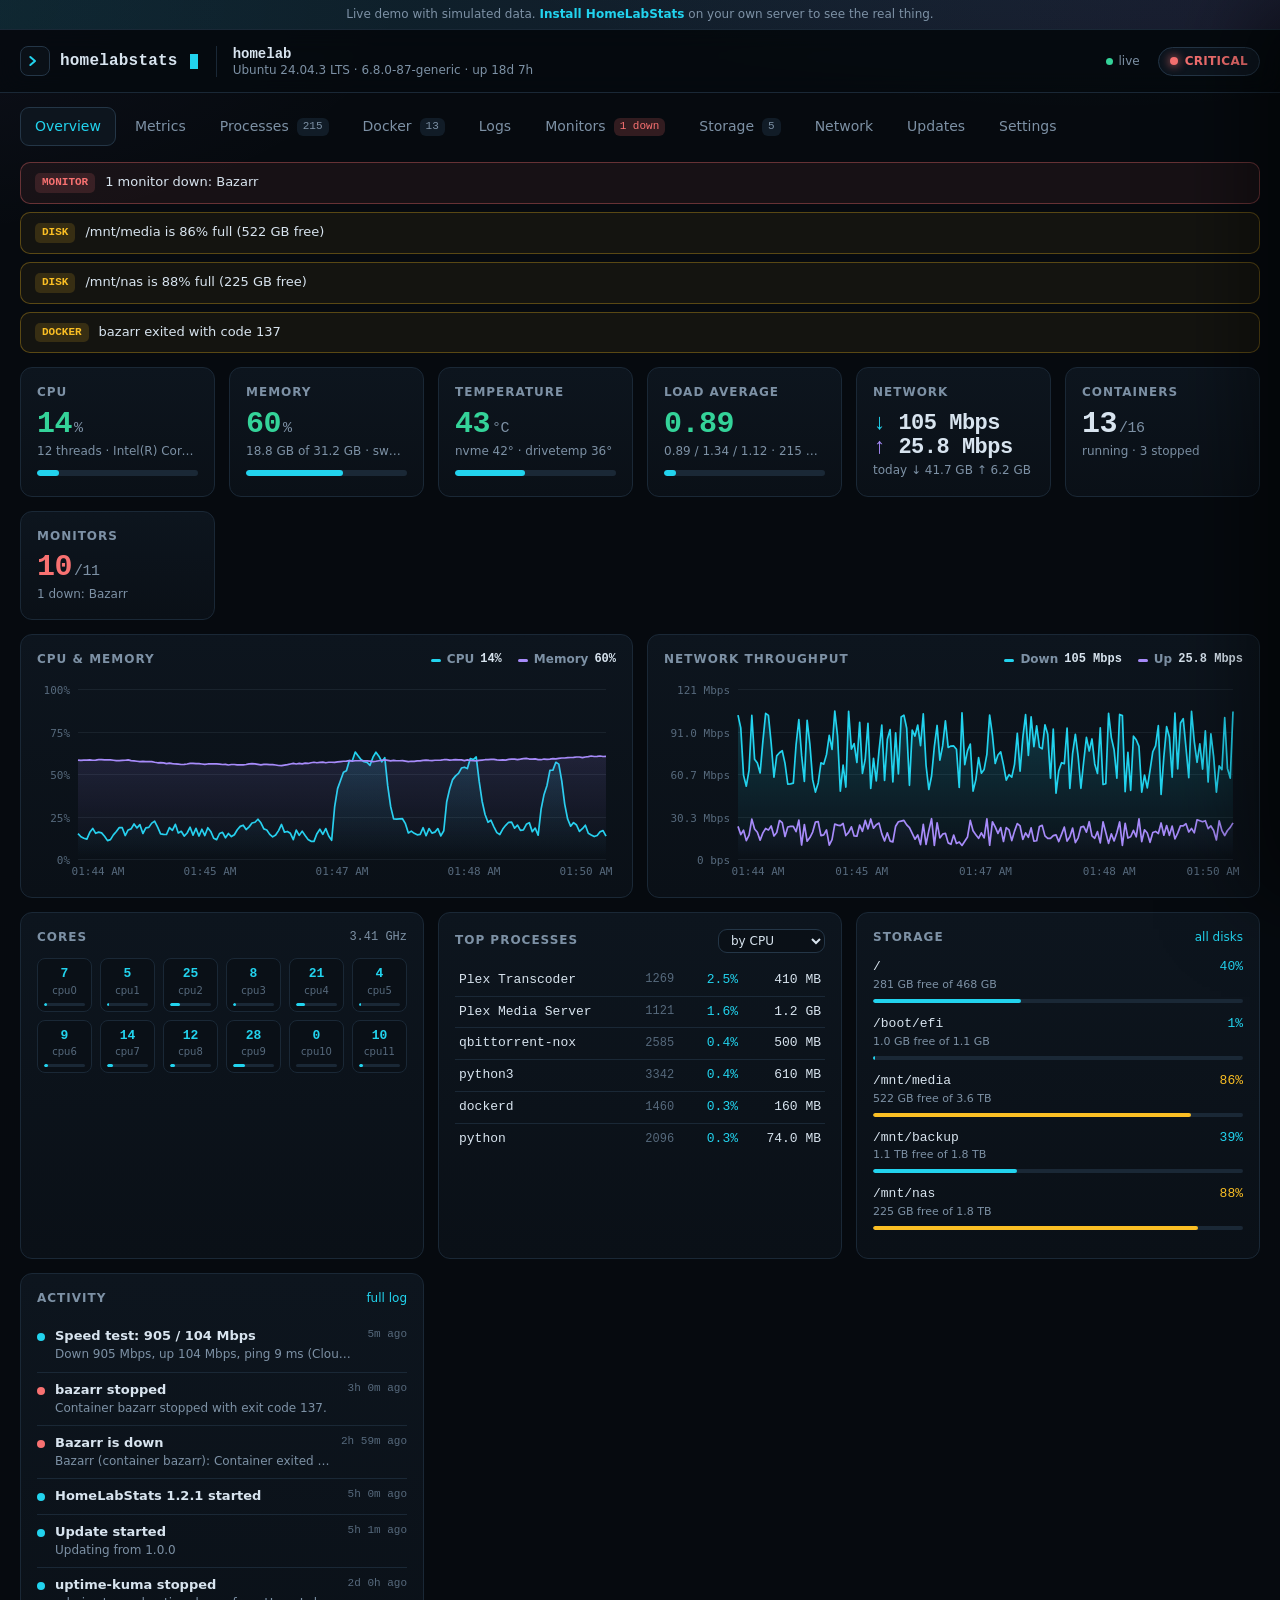
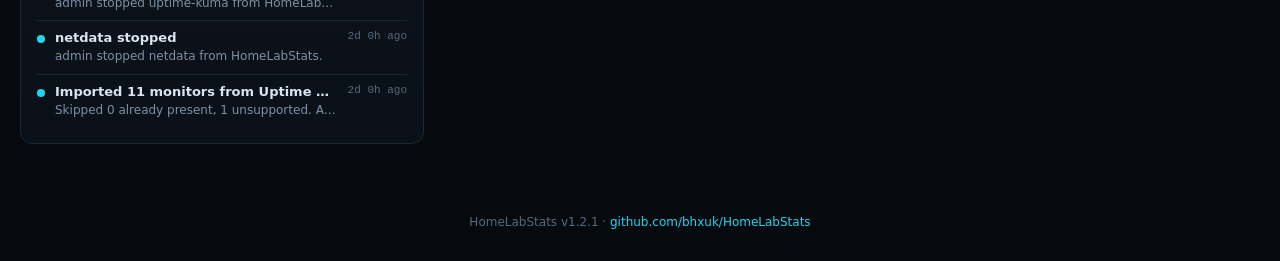
<file: docs/demo/index.html>
<!doctype html>
<html lang="en">
<head>
<meta charset="utf-8">
<meta name="viewport" content="width=device-width,initial-scale=1">
<meta name="color-scheme" content="dark">
<title>HomeLabStats</title>
<link rel="icon" href="data:image/svg+xml,%3Csvg xmlns='http://www.w3.org/2000/svg' viewBox='0 0 32 32'%3E%3Crect width='32' height='32' rx='7' fill='%230a1017'/%3E%3Cpath d='M8 10l6 6-6 6' stroke='%2322d3ee' stroke-width='3' fill='none' stroke-linecap='round' stroke-linejoin='round'/%3E%3Crect x='16' y='20' width='9' height='3' rx='1' fill='%2322d3ee'/%3E%3C/svg%3E">
<link rel="stylesheet" href="assets/app.css">
</head>
<body>
<div class="demo-banner" id="demoBanner" hidden>Live demo with simulated data. <b>Install HomeLabStats</b> on your own server to see the real thing.</div>
<header class="top">
  <div class="wrap">
    <div class="logo"><span class="mark"><svg width="16" height="16" viewBox="0 0 24 24" fill="none" stroke="currentColor" stroke-width="3" stroke-linecap="round" stroke-linejoin="round"><path d="M5 6l7 6-7 6"/></svg></span>homelabstats<span class="cur"></span></div>
    <div class="hostbox"><b id="hHost">loading</b><span id="hOs">connecting to server</span></div>
    <div class="spacer"></div>
    <div class="live" id="live"><span class="dot"></span><span id="liveTxt">connecting</span></div>
    <a href="#updates" class="pill upd-pill" id="updPill" data-goto="updates" hidden><span class="dot"></span>Update available</a>
    <span class="pill ok" id="statusPill"><span class="dot"></span><span id="statusTxt">OK</span></span>
  </div>
</header>

<div class="wrap">
  <nav class="tabs" id="tabs">
    <button class="tab active" data-tab="overview">Overview</button>
    <button class="tab" data-tab="metrics">Metrics</button>
    <button class="tab" data-tab="processes">Processes <span class="badge" id="bProc">0</span></button>
    <button class="tab" data-tab="docker">Docker <span class="badge" id="bDock">0</span></button>
    <button class="tab" data-tab="logs">Logs</button>
    <button class="tab" data-tab="monitors">Monitors <span class="badge" id="bMon">0</span></button>
    <button class="tab" data-tab="storage">Storage <span class="badge" id="bDisk">0</span></button>
    <button class="tab" data-tab="network">Network</button>
    <button class="tab" data-tab="updates">Updates <span class="badge upd" id="bUpd" hidden>new</span></button>
    <button class="tab" data-tab="settings">Settings</button>
  </nav>

  <main>
    <!-- OVERVIEW -->
    <section class="view active" id="v-overview">
      <div id="alerts"></div>
      <div class="grid cards">
        <div class="panel card"><div class="label">CPU</div><div class="big" id="cCpu">0<small>%</small></div><div class="sub" id="cCpuSub">-</div><div class="bar"><i id="cCpuBar"></i></div></div>
        <div class="panel card"><div class="label">Memory</div><div class="big" id="cMem">0<small>%</small></div><div class="sub" id="cMemSub">-</div><div class="bar"><i id="cMemBar"></i></div></div>
        <div class="panel card"><div class="label">Temperature</div><div class="big" id="cTemp">-</div><div class="sub" id="cTempSub">CPU package</div><div class="bar"><i id="cTempBar"></i></div></div>
        <div class="panel card"><div class="label">Load average</div><div class="big" id="cLoad">0</div><div class="sub" id="cLoadSub">1 / 5 / 15 min</div><div class="bar"><i id="cLoadBar"></i></div></div>
        <div class="panel card"><div class="label">Network</div><div class="big" id="cNet" style="font-size:22px;margin-top:10px">-</div><div class="sub" id="cNetSub">down / up</div></div>
        <div class="panel card" data-goto="docker" style="cursor:pointer"><div class="label">Containers</div><div class="big" id="cDock">0</div><div class="sub" id="cDockSub">running</div></div>
        <div class="panel card" data-goto="monitors" style="cursor:pointer"><div class="label">Monitors</div><div class="big" id="cMon">0</div><div class="sub" id="cMonSub">up</div></div>
      </div>
      <div class="grid g2">
        <div class="panel"><h3>CPU &amp; memory <span class="legend" id="lgSys"></span></h3><div class="chart" id="chSys"><canvas></canvas><div class="tip"></div></div></div>
        <div class="panel"><h3>Network throughput <span class="legend" id="lgNet"></span></h3><div class="chart" id="chNet"><canvas></canvas><div class="tip"></div></div></div>
      </div>
      <div class="grid g3">
        <div class="panel"><h3>Cores <span class="right muted mono" id="coreInfo"></span></h3><div class="cores" id="cores"></div></div>
        <div class="panel"><h3>Top processes <span class="right"><select class="select" id="topSel" style="padding:3px 8px;font-size:12px"><option value="cpu">by CPU</option><option value="mem">by memory</option></select></span></h3><table class="mini" id="topTbl"></table></div>
        <div class="panel"><h3>Storage <span class="right"><a href="#" data-goto="storage">all disks</a></span></h3><div id="diskMini"></div></div>
        <div class="panel"><h3>Activity <span class="right"><a href="#" data-goto="settings" data-anchor="activity">full log</a></span></h3><div class="feed" id="feedMini"></div></div>
      </div>
    </section>

    <!-- METRICS -->
    <section class="view" id="v-metrics">
      <div class="toolbar">
        <div class="seg" id="mRange"></div>
        <span class="muted" id="mNote" style="font-size:12px"></span>
        <div class="spacer"></div>
        <button class="btn sm" id="mRefresh">Refresh</button>
      </div>
      <div class="grid cards" id="mSummary"></div>
      <div class="mgrid">
        <div class="panel"><h3>CPU <span class="legend" id="lg-m-cpu"></span></h3><div class="chart" id="ch-m-cpu"><canvas></canvas><div class="tip"></div></div></div>
        <div class="panel"><h3>Memory &amp; swap <span class="legend" id="lg-m-mem"></span></h3><div class="chart" id="ch-m-mem"><canvas></canvas><div class="tip"></div></div></div>
        <div class="panel"><h3>Network <span class="legend" id="lg-m-net"></span></h3><div class="chart" id="ch-m-net"><canvas></canvas><div class="tip"></div></div></div>
        <div class="panel"><h3>Disk I/O <span class="legend" id="lg-m-disk"></span></h3><div class="chart" id="ch-m-disk"><canvas></canvas><div class="tip"></div></div></div>
        <div class="panel"><h3>Load average <span class="legend" id="lg-m-load"></span></h3><div class="chart" id="ch-m-load"><canvas></canvas><div class="tip"></div></div></div>
        <div class="panel"><h3>CPU temperature <span class="legend" id="lg-m-temp"></span></h3><div class="chart" id="ch-m-temp"><canvas></canvas><div class="tip"></div></div></div>
      </div>
      <div class="panel mb"><h3>Containers <span class="right row"><div class="seg" id="mCtMetric"></div></span></h3>
        <div class="chart" id="ch-m-ct" style="height:260px"><canvas></canvas><div class="tip"></div></div>
        <div class="legend mt" id="lg-m-ct" style="margin-left:0"></div>
      </div>
      <div class="panel"><h3>Sensors <span class="right muted" id="sensNote" style="font-size:12px"></span></h3><div id="sensors"></div></div>
    </section>

    <!-- PROCESSES -->
    <section class="view" id="v-processes">
      <div class="toolbar">
        <input class="input search" id="pSearch" placeholder="Filter by name, user, PID, container or command" autocomplete="off">
        <select class="select" id="pLimit"><option>50</option><option selected>100</option><option>250</option><option>1000</option></select>
        <span class="muted" id="pCount"></span>
        <div class="spacer"></div>
        <button class="btn sm" id="pPause">Pause</button>
      </div>
      <div class="tablewrap"><table class="data" id="pTbl">
        <thead><tr>
          <th class="sortable r" data-sort="pid">PID</th><th class="sortable" data-sort="name">Name</th><th class="sortable" data-sort="user">User</th>
          <th>Container</th><th class="sortable r sorted" data-sort="cpu">CPU %</th><th class="sortable r" data-sort="mem">Memory</th>
          <th class="sortable r" data-sort="threads">Threads</th><th class="sortable r" data-sort="started">Running</th><th>Command</th><th></th>
        </tr></thead><tbody></tbody></table></div>
    </section>

    <!-- DOCKER -->
    <section class="view" id="v-docker">
      <div class="grid cards" id="dSummary"></div>
      <div class="toolbar">
        <input class="input search" id="dSearch" placeholder="Filter containers" autocomplete="off">
        <select class="select" id="dState"><option value="">All states</option><option value="running">Running</option><option value="stopped">Stopped</option><option value="problem">Problems</option></select>
        <select class="select" id="dGroup"><option value="">No grouping</option><option value="project">Group by compose project</option></select>
        <div class="spacer"></div><span class="muted" id="dNote" style="font-size:12px"></span>
        <button class="btn sm" id="dDiskBtn">Disk usage &amp; cleanup</button>
      </div>
      <div class="notice" id="dLocked" hidden>Container controls are turned off. Turn them on in <a href="#" data-goto="settings">Settings</a>.</div>
      <div class="tablewrap mt"><table class="data" id="dTbl">
        <thead><tr><th>Container</th><th>State</th><th class="col-img">Image</th><th class="r">CPU</th><th class="r">Memory</th><th class="r col-net">Net I/O</th><th class="r col-up">Uptime</th><th class="col-ports">Ports</th><th class="r"></th></tr></thead>
        <tbody></tbody></table></div>
    </section>

    <!-- LOGS -->
    <section class="view" id="v-logs">
      <div class="logs">
        <div class="clist">
          <input class="input search" id="lSearch" placeholder="Find container" autocomplete="off">
          <div class="items" id="lItems"></div>
        </div>
        <div class="lpane" id="lPane">
          <div class="lbar">
            <b class="mono" id="lName">Pick a container</b><span class="muted" id="lState" style="font-size:12px"></span>
            <div class="spacer"></div>
            <input class="input" id="lFilter" placeholder="Filter lines (regex ok)" style="padding:5px 10px;font-size:12px;width:200px">
            <select class="select" id="lLevel" style="padding:5px 8px;font-size:12px"><option value="">All levels</option><option value="err">Errors</option><option value="warn">Warnings+</option></select>
            <select class="select" id="lTail" style="padding:5px 8px;font-size:12px"><option value="200">200</option><option value="500" selected>500</option><option value="2000">2000</option><option value="10000">10000</option></select>
            <label class="switch" title="Follow new lines"><input type="checkbox" id="lFollow" checked><span class="t"></span>Live</label>
            <label class="switch"><input type="checkbox" id="lWrap" checked><span class="t"></span>Wrap</label>
            <label class="switch"><input type="checkbox" id="lTs" checked><span class="t"></span>Time</label>
            <button class="btn sm" id="lClear" title="Clear the view">Clear</button>
            <a class="btn sm" id="lDownload" href="#" download>Download</a>
          </div>
          <div class="out" id="lOut"><div class="empty">Select a container on the left to stream its logs.</div></div>
          <div class="foot"><span id="lCount">0 lines</span><span id="lInfo"></span></div>
        </div>
      </div>
    </section>

    <!-- MONITORS -->
    <section class="view" id="v-monitors">
      <div class="grid cards" id="mnSummary"></div>
      <div class="toolbar">
        <button class="btn primary sm" id="mnAdd">+ Add monitor</button>
        <button class="btn sm" id="mnKuma">Import from Uptime Kuma</button>
        <input class="input search" id="mnSearch" placeholder="Filter monitors" autocomplete="off">
        <div class="spacer"></div>
        <a href="#" class="muted" data-goto="settings" style="font-size:13px">Alert channels</a>
      </div>
      <div class="grid g2b">
        <div class="mons" id="mnList"></div>
        <div class="panel" id="mnDetail" style="align-self:start;position:sticky;top:80px"><div class="empty">Select a monitor to see its history.</div></div>
      </div>
    </section>

    <!-- STORAGE -->
    <section class="view" id="v-storage">
      <div class="disks" id="disks"></div>
      <div class="panel"><h3>Disk activity</h3>
        <div class="tablewrap" style="border:0"><table class="data" id="ioTbl"><thead><tr><th>Device</th><th class="r">Read</th><th class="r">Write</th><th class="r">Busy</th></tr></thead><tbody></tbody></table></div>
      </div>
    </section>

    <!-- NETWORK -->
    <section class="view" id="v-network">
      <div class="grid g2">
        <div class="panel">
          <h3>Live bandwidth <span class="right muted" style="font-size:12px" id="bwNote"></span></h3>
          <div class="bigtraffic">
            <div class="m"><span style="color:var(--cyan)">↓ Incoming</span><b id="bwRx">-</b><small id="bwRxSub"></small></div>
            <div class="m"><span style="color:var(--violet)">↑ Outgoing</span><b id="bwTx">-</b><small id="bwTxSub"></small></div>
          </div>
          <div class="chart mt" id="chBw" style="height:170px"><canvas></canvas><div class="tip"></div></div>
          <div class="mini-stats" id="bwIfaces"></div>
        </div>
        <div class="panel">
          <h3>Connectivity checks <span class="right"><button class="btn sm" id="ncRun">Run checks</button></span></h3>
          <div class="progress" id="ncProg" hidden><i></i></div>
          <div id="ncSummary" class="muted" style="font-size:13px">Checks run automatically when you open this tab.</div>
          <div id="ncBody"></div>
        </div>
      </div>
      <div class="panel mb">
        <h3>Speed test <span class="right row">
          <select class="select" id="stEngine" style="padding:4px 8px;font-size:12px"><option value="ookla">Ookla (speedtest.net)</option><option value="cloudflare">Cloudflare</option></select>
          <button class="btn primary sm" id="stRun">Run test</button></span></h3>
        <div class="progress" id="stProg" hidden><i></i></div>
        <div class="grid g2b">
          <div>
            <div class="speed">
              <div class="m" id="stDown"><span>Download</span><b>-</b><small>Mbps</small></div>
              <div class="m" id="stUp"><span>Upload</span><b>-</b><small>Mbps</small></div>
              <div class="m" id="stPing"><span>Ping</span><b>-</b><small>ms</small></div>
            </div>
            <div class="muted" id="stInfo" style="font-size:12px;margin-bottom:10px">No tests yet</div>
            <div class="row mb"><div class="seg" id="stRange"></div><span class="spacer"></span><span class="muted" id="stSched" style="font-size:12px"></span></div>
            <div class="chart" id="chSpeed" style="height:190px"><canvas></canvas><div class="tip"></div></div>
          </div>
          <div>
            <div class="section-t" style="margin-top:0">Averages</div>
            <div class="tablewrap"><table class="data" id="stStats"><thead><tr><th></th><th class="r">Down</th><th class="r">Up</th><th class="r">Ping</th><th class="r">Tests</th></tr></thead><tbody></tbody></table></div>
            <div class="row mt"><a class="btn sm" href="api/speedtest.csv" id="stCsv" download>Export CSV</a><button class="btn sm" data-goto="settings">Schedule &amp; alerts</button></div>
          </div>
        </div>
        <div class="section-t">Speed test log</div>
        <div class="tablewrap" style="max-height:340px;overflow:auto"><table class="data" id="stTbl"><thead><tr><th>When</th><th></th><th class="r">Down</th><th class="r">Up</th><th class="r">Ping</th><th class="r">Jitter</th><th>Server</th><th></th></tr></thead><tbody></tbody></table></div>
      </div>
      <div class="panel"><h3>Interfaces</h3>
        <div class="tablewrap" style="border:0"><table class="data" id="ifTbl"><thead><tr><th>Interface</th><th>Type</th><th>Address</th><th class="r">Link</th><th class="r">Down</th><th class="r">Up</th><th class="r">Total received</th><th class="r">Total sent</th><th class="r">Errors</th></tr></thead><tbody></tbody></table></div>
      </div>
    </section>

    <!-- UPDATES -->
    <section class="view" id="v-updates">
      <div class="grid g2" style="grid-template-columns:minmax(320px,1fr) minmax(320px,1.3fr)">
        <div class="panel" style="align-self:start">
          <h3>Version <span class="right" style="display:flex;gap:8px"><button class="btn sm" id="uCheck">Check now</button></span></h3>
          <div class="ver"><div><span>Installed</span><b id="uCur">-</b></div><div><span>Latest</span><b id="uLatest">-</b></div><div><span>Install</span><b id="uMethod" style="font-size:15px">-</b></div></div>
          <div id="uState"></div>
          <button class="btn primary" id="uRun" style="margin-top:14px;width:100%;justify-content:center" hidden>Update now</button>
          <pre class="updlog" id="uLog" hidden></pre>
          <div class="muted" style="font-size:12px;margin-top:14px" id="uMeta"></div>
        </div>
        <div class="panel"><h3>Changelog</h3><div id="uLogList"><div class="muted">Loading</div></div></div>
      </div>
    </section>

    <!-- SETTINGS -->
    <section class="view" id="v-settings">
      <div class="grid g2">
        <div class="panel" style="align-self:start">
          <h3>Management</h3>
          <div class="setrow"><div class="txt"><b>Container &amp; process controls</b><span>Start, stop, restart, pause and remove containers, kill processes and clean up Docker.</span></div><label class="switch"><input type="checkbox" data-set="container_actions"><span class="t"></span></label></div>
          <h3 class="mt">Speed tests</h3>
          <div class="setrow"><div class="txt"><b>Automatic speed test</b><span>Each Cloudflare test uses roughly 1 GB on a gigabit line.</span></div>
            <select class="select" data-set="speedtest_interval_hours"><option value="0">Off</option><option value="1">Every hour</option><option value="3">Every 3 hours</option><option value="6">Every 6 hours</option><option value="12">Every 12 hours</option><option value="24">Daily</option></select></div>
          <div class="setrow"><div class="txt"><b>Engine</b><span>Ookla uses the official Speedtest CLI (downloaded on first use) and picks the nearest server. Cloudflare needs no download.</span></div>
            <select class="select" data-set="speedtest_engine"><option value="ookla">Ookla (speedtest.net)</option><option value="cloudflare">Cloudflare</option></select></div>
          <div class="setrow"><div class="txt"><b>Alert when download is below</b><span>Mbps. 0 turns the alert off.</span></div>
            <input class="input" type="number" min="0" step="10" data-set="speedtest_alert_below_mbps" style="width:110px"></div>
          <h3 class="mt">Data</h3>
          <div class="setrow"><div class="txt"><b>Keep history for</b><span>Metrics, monitor heartbeats and the activity log. Speed tests are kept forever.</span></div>
            <select class="select" data-set="retention_days"><option value="30">30 days</option><option value="90">90 days</option><option value="180">6 months</option><option value="365">1 year</option><option value="730">2 years</option></select></div>
          <div class="setrow"><div class="txt"><b>Database</b><span id="dbInfo">-</span></div><button class="btn sm" id="dbCompact">Compact</button></div>
        </div>
        <div class="panel" style="align-self:start">
          <h3>Alerts <span class="right"><button class="btn sm primary" id="chAdd">+ Add channel</button></span></h3>
          <div id="chList"></div>
          <div class="section-t">Send alerts for</div>
          <div id="notifyOn"></div>
        </div>
      </div>
      <div class="panel mt" id="activity"><h3>Activity log <span class="right row"><select class="select" id="evKind" style="padding:3px 8px;font-size:12px"><option value="">Everything</option><option value="docker">Docker</option><option value="monitor">Monitors</option><option value="speedtest">Speed tests</option><option value="system">System</option><option value="update">Updates</option><option value="settings">Settings</option></select></span></h3><div class="feed" id="feedFull"></div></div>
    </section>
  </main>
  <footer>HomeLabStats <span id="ver"></span> · <a href="https://github.com/bhxuk/HomeLabStats" target="_blank" rel="noopener">github.com/bhxuk/HomeLabStats</a></footer>
</div>

<!-- container drawer -->
<div class="scrim" id="scrim"></div>
<aside class="drawer" id="drawer"><div class="head"><b id="drTitle"></b><span id="drState"></span><div class="spacer"></div><button class="btn sm" id="drClose">Close</button></div><div class="body" id="drBody"></div></aside>

<!-- generic dialog -->
<div class="modal" id="dlg"><div class="box sm"><div class="head"><b id="dlgTitle"></b><div class="spacer"></div><button class="btn sm" data-close>Close</button></div><div class="body" id="dlgBody"></div><div class="foot" id="dlgFoot"></div></div></div>
<div class="toast" id="toast"></div>

<script>window.HLS_DEMO = true; window.HLS_CHANGELOG = [{"version": "1.2.1", "date": "2026-10-28", "body": "### Fixed\n- **Speed tests reading far too low.** The Ookla engine now uses Ookla's official Speedtest CLI (the same engine as speedtest.net and Speedtest Tracker) instead of the old unofficial `speedtest-cli`, which badly under-reports fast connections. It downloads itself into the data folder the first time you run an Ookla test\n- The Cloudflare test now checks every response, so a refused or interrupted transfer is logged as a failed test instead of a near-zero result that drags your averages down\n\n### Changed\n- Ookla is now the default engine, and the engine you pick next to Run test is remembered\n- Ookla results link to their speedtest.net result page", "installed": true, "new": false}, {"version": "1.2.0", "date": "2026-10-28", "body": "### Added\n- **Open buttons:** every container with a web interface gets an Open button, and every port is a clickable link. Links use the address you are browsing from, so they work on your LAN and over Tailscale\n- Host-network containers (like Plex and Home Assistant) have their listening ports detected automatically, so they get links too\n- **Set web address:** give any container its own URL (for example a path like `/admin`, or a reverse proxy domain) from its \u22ef menu or details panel. Containers with a `homelabstats.url` or `homepage.href` label use that automatically\n\n### Changed\n- The Docker table fits narrower screens: container controls moved into a \u22ef menu next to Open and Logs, and the Image, Net I/O, Uptime and Ports columns hide in turn as the window narrows (they are all still in the details panel)", "installed": false, "new": false}, {"version": "1.1.0", "date": "2026-10-28", "body": "Everything you need to retire Netdata, Glances, Dozzle, Uptime Kuma and Speedtest Tracker.\n\n### Added\n- **Docker management:** start, stop, restart, pause, resume and remove containers, with a details panel per container (ports, volumes, networks, restart policy, health check log and CPU and memory history)\n- **Docker disk usage and cleanup:** see space used by images, build cache, stopped containers and volumes, and clear unused images, dangling images, build cache or stopped containers in one click\n- **Logs tab:** live-tailing container logs with search (regex works), error and warning highlighting, level filter, wrap and timestamp toggles and download\n- **Monitors tab:** uptime checks for websites (with status codes and keyword matching), TCP ports, ping, DNS and Docker containers, with uptime %, response time charts, incidents and heartbeat bars\n- **Import from Uptime Kuma:** copies your existing monitors and Discord, Telegram, ntfy, Slack and webhook alert channels straight from the Uptime Kuma container\n- **Alerts:** Discord, Telegram, ntfy, Slack and webhook notifications when a monitor goes down or recovers, a container crashes or turns unhealthy, a disk is nearly full, a speed test is slow, or an update is out\n- **Metrics tab:** CPU, memory, swap, load, temperature, network and disk I/O history from 1 hour to 90 days, per-container CPU, memory and network history, plus every temperature sensor, fan, core clock and logged-in user\n- **Speed test log:** every result is saved, with automatic tests on a schedule, 24h / 7d / 30d / all-time averages, a history chart, failed tests listed, CSV export and an alert when download drops below your threshold\n- **Live bandwidth:** current incoming and outgoing speed, today's totals and peaks, and the busiest interfaces\n- **Settings tab** to change all of this from the app, plus a full activity log\n- End or force-kill processes from the Processes tab\n- Group containers by compose project\n\n### Changed\n- Container controls are now on by default and are switched on or off in **Settings**. The `ALLOW_CONTAINER_ACTIONS` setting is no longer used\n- Speed test history moved into the new database. Existing results are migrated automatically\n- HomeLabStats refuses to stop, pause or remove its own container, so you can't lock yourself out", "installed": false, "new": false}, {"version": "1.0.0", "date": "2026-10-28", "body": "### Added\n- Overview with live CPU, memory, temperature, load average and network charts, per-core usage and health alerts\n- Process explorer covering every process on the host, sortable and searchable, showing which Docker container owns each process\n- Docker tab with container health, CPU, memory, network I/O, ports, uptime, a live log viewer and optional start, stop and restart buttons\n- Storage tab with used, free and total space for every real disk (including SMB and NFS mounts) and live disk activity\n- Network tab with gateway, ping, DNS and HTTPS checks, public IP, per-interface throughput and Cloudflare or Ookla speed tests with history\n- In-app **Updates** tab: checks GitHub for new versions, shows this changelog and installs updates with one click, then restarts itself\n- Optional password protection, scheduled speed tests and automatic updates\n- Docker Compose and bare-metal (systemd) installs", "installed": false, "new": false}];</script>
<script src="assets/demo.js"></script>
<script src="assets/js/core.js"></script>
<script src="assets/js/overview.js"></script>
<script src="assets/js/metrics.js"></script>
<script src="assets/js/processes.js"></script>
<script src="assets/js/docker.js"></script>
<script src="assets/js/logs.js"></script>
<script src="assets/js/monitors.js"></script>
<script src="assets/js/storage.js"></script>
<script src="assets/js/network.js"></script>
<script src="assets/js/updates.js"></script>
<script src="assets/js/settings.js"></script>
<script src="assets/js/boot.js"></script>
</body>
</html>
</file>
<file: docs/demo/assets/app.css>
:root{
  --bg:#060a0f;--bg2:#0a1017;--panel:#0d151e;--panel2:#111c27;--line:#1a2836;--line2:#243647;
  --text:#d8e4ef;--muted:#7d91a5;--dim:#56697c;
  --cyan:#22d3ee;--cyan-d:#0e7490;--cyan-glow:rgba(34,211,238,.18);
  --green:#34d399;--amber:#fbbf24;--red:#f87171;--violet:#a78bfa;--blue:#60a5fa;--pink:#f472b6;
  --mono:ui-monospace,"JetBrains Mono","Cascadia Code","SF Mono",Menlo,Consolas,monospace;
  --sans:system-ui,-apple-system,"Segoe UI",Roboto,Ubuntu,sans-serif;
  --r:12px;
}
*{box-sizing:border-box}
[hidden]{display:none!important}
html,body{margin:0;background:var(--bg);color:var(--text);font:14px/1.45 var(--sans);-webkit-font-smoothing:antialiased}
body{background:radial-gradient(1200px 500px at 85% -10%,rgba(34,211,238,.07),transparent 60%),radial-gradient(900px 400px at -10% 0%,rgba(167,139,250,.05),transparent 60%),var(--bg);min-height:100vh}
a{color:var(--cyan);text-decoration:none}
button{font:inherit;color:inherit}
.mono,.num{font-family:var(--mono);font-variant-numeric:tabular-nums}
.muted{color:var(--muted)}.dim{color:var(--dim)}
.wrap{max-width:1480px;margin:0 auto;padding:0 20px}

/* header */
.top{position:sticky;top:0;z-index:20;background:rgba(6,10,15,.82);backdrop-filter:blur(12px);border-bottom:1px solid var(--line)}
.top .wrap{display:flex;align-items:center;gap:18px;height:62px}
.logo{display:flex;align-items:center;gap:10px;font-family:var(--mono);font-weight:700;font-size:16px;letter-spacing:.2px;white-space:nowrap}
.logo .mark{display:inline-flex;align-items:center;justify-content:center;width:30px;height:30px;border-radius:8px;background:var(--bg2);border:1px solid var(--line2);color:var(--cyan)}
.logo .cur{display:inline-block;width:8px;height:15px;background:var(--cyan);margin-left:2px;vertical-align:-2px;animation:blink 1.1s steps(1) infinite}
@keyframes blink{50%{opacity:0}}
.hostbox{display:flex;flex-direction:column;line-height:1.2;min-width:0;padding-left:16px;border-left:1px solid var(--line)}
.hostbox b{font-family:var(--mono);font-size:14px}
.hostbox span{font-size:12px;color:var(--muted);white-space:nowrap;overflow:hidden;text-overflow:ellipsis}
.spacer{flex:1}
.pill{display:inline-flex;align-items:center;gap:7px;padding:5px 11px;border-radius:999px;font-size:12px;font-weight:600;letter-spacing:.3px;border:1px solid var(--line2);background:var(--panel)}
.pill .dot{width:8px;height:8px;border-radius:50%;background:currentColor;box-shadow:0 0 10px currentColor}
.pill.ok{color:var(--green)}.pill.warn{color:var(--amber)}.pill.crit{color:var(--red)}
.live{font-size:12px;color:var(--muted);display:flex;align-items:center;gap:6px;white-space:nowrap}
.live .dot{width:7px;height:7px;border-radius:50%;background:var(--green)}
.live.stale .dot{background:var(--red)}
.live.pulse .dot{animation:pulse .6s ease-out}
@keyframes pulse{0%{box-shadow:0 0 0 0 rgba(52,211,153,.7)}100%{box-shadow:0 0 0 8px rgba(52,211,153,0)}}

/* tabs */
.tabs{display:flex;gap:4px;padding:14px 0 0;overflow-x:auto;scrollbar-width:none}
.tab{background:none;border:1px solid transparent;color:var(--muted);padding:8px 14px;border-radius:9px;cursor:pointer;font-weight:500;white-space:nowrap;display:flex;align-items:center;gap:8px}
.tab:hover{color:var(--text);background:var(--panel)}
.tab.active{color:var(--cyan);background:var(--panel);border-color:var(--line2)}
.tab .badge{font-family:var(--mono);font-size:11px;padding:1px 6px;border-radius:6px;background:var(--panel2);color:var(--muted)}
.tab.active .badge{background:var(--cyan-glow);color:var(--cyan)}

main{padding:16px 0 50px}
section.view{display:none}section.view.active{display:block;animation:fade .2s ease}
@keyframes fade{from{opacity:0;transform:translateY(4px)}to{opacity:1;transform:none}}

/* panels */
.panel{background:linear-gradient(180deg,var(--panel),var(--bg2));border:1px solid var(--line);border-radius:var(--r);padding:16px;min-width:0}
.panel h3{margin:0 0 12px;font-size:12px;font-weight:600;color:var(--muted);text-transform:uppercase;letter-spacing:1px;display:flex;align-items:center;gap:8px}
.panel h3 .right{margin-left:auto;text-transform:none;letter-spacing:0;font-weight:500}
.grid{display:grid;gap:14px}
.cards{grid-template-columns:repeat(auto-fit,minmax(172px,1fr));margin-bottom:14px}
.g2{grid-template-columns:repeat(auto-fit,minmax(420px,1fr));margin-bottom:14px}
.g3{grid-template-columns:repeat(auto-fit,minmax(330px,1fr))}
@media(max-width:520px){.g2,.g3{grid-template-columns:1fr}}

.card .label{font-size:12px;color:var(--muted);text-transform:uppercase;letter-spacing:1px;font-weight:600;display:flex;align-items:center;gap:6px}
.card .big{font-family:var(--mono);font-size:30px;font-weight:600;margin:6px 0 2px;letter-spacing:-.5px;line-height:1.1}
.card .big small{font-size:15px;color:var(--muted);font-weight:500;margin-left:2px}
.card .sub{font-size:12px;color:var(--muted);white-space:nowrap;overflow:hidden;text-overflow:ellipsis}
.bar{height:6px;border-radius:4px;background:var(--line);overflow:hidden;margin-top:10px}
.bar>i{display:block;height:100%;border-radius:4px;background:var(--cyan);transition:width .5s ease,background .3s}
.bar.thin{height:4px;margin-top:6px}
.c-ok{color:var(--green)}.c-warn{color:var(--amber)}.c-crit{color:var(--red)}

/* alerts */
#alerts{display:flex;flex-direction:column;gap:8px;margin-bottom:14px}
.alert{display:flex;align-items:center;gap:10px;padding:10px 14px;border-radius:10px;border:1px solid;font-size:13px}
.alert.warn{border-color:rgba(251,191,36,.3);background:rgba(251,191,36,.06)}
.alert.crit{border-color:rgba(248,113,113,.35);background:rgba(248,113,113,.07)}
.alert .tag{font-family:var(--mono);font-size:11px;text-transform:uppercase;padding:2px 7px;border-radius:5px;font-weight:700}
.alert.warn .tag{background:rgba(251,191,36,.15);color:var(--amber)}
.alert.crit .tag{background:rgba(248,113,113,.15);color:var(--red)}

/* charts */
.chart{position:relative;height:200px}
.chart canvas{position:absolute;inset:0;width:100%;height:100%}
.legend{display:flex;gap:16px;flex-wrap:wrap;font-size:12px;margin-left:auto;text-transform:none;letter-spacing:0}
.legend span{display:flex;align-items:center;gap:6px;color:var(--muted)}
.legend i{width:10px;height:3px;border-radius:2px;display:inline-block}
.legend b{font-family:var(--mono);color:var(--text);font-weight:600}
.tip{position:absolute;pointer-events:none;background:var(--panel2);border:1px solid var(--line2);border-radius:8px;padding:6px 9px;font-size:12px;font-family:var(--mono);white-space:nowrap;display:none;z-index:5;box-shadow:0 6px 20px rgba(0,0,0,.4)}

/* cores */
.cores{display:grid;grid-template-columns:repeat(auto-fill,minmax(54px,1fr));gap:8px}
.core{background:var(--bg2);border:1px solid var(--line);border-radius:8px;padding:6px 6px 5px;text-align:center}
.core .v{font-family:var(--mono);font-size:13px;font-weight:600}
.core .n{font-size:10px;color:var(--dim)}
.core .bar{margin-top:4px;height:3px}

/* lists */
.mini{width:100%;border-collapse:collapse;font-size:13px}
.mini td{padding:6px 4px;border-bottom:1px solid var(--line)}
.mini tr:last-child td{border-bottom:0}
.mini td.r{text-align:right;font-family:var(--mono);white-space:nowrap}
.trunc{max-width:220px;overflow:hidden;text-overflow:ellipsis;white-space:nowrap}

/* tables */
.toolbar{display:flex;gap:10px;align-items:center;margin-bottom:12px;flex-wrap:wrap}
.input,.select{background:var(--bg2);border:1px solid var(--line2);color:var(--text);border-radius:9px;padding:8px 12px;font:inherit;outline:none}
.input:focus,.select:focus{border-color:var(--cyan-d);box-shadow:0 0 0 3px var(--cyan-glow)}
.input.search{min-width:260px;padding-left:34px;background-image:url("data:image/svg+xml,%3Csvg xmlns='http://www.w3.org/2000/svg' width='16' height='16' fill='none' stroke='%237d91a5' stroke-width='2' viewBox='0 0 24 24'%3E%3Ccircle cx='11' cy='11' r='7'/%3E%3Cpath d='m20 20-3.5-3.5'/%3E%3C/svg%3E");background-repeat:no-repeat;background-position:11px center}
.btn{background:var(--panel2);border:1px solid var(--line2);color:var(--text);border-radius:9px;padding:8px 14px;cursor:pointer;font-weight:500;display:inline-flex;align-items:center;gap:7px;transition:.15s}
.btn:hover{border-color:var(--cyan-d);color:var(--cyan)}
.btn.primary{background:var(--cyan);border-color:var(--cyan);color:#04252c;font-weight:700}
.btn.primary:hover{filter:brightness(1.1);color:#04252c}
.btn:disabled{opacity:.5;cursor:not-allowed}
.btn.sm{padding:4px 9px;font-size:12px;border-radius:7px}
.btn.danger:hover{border-color:var(--red);color:var(--red)}
.tablewrap{overflow-x:auto;border:1px solid var(--line);border-radius:var(--r);background:var(--panel)}
table.data{width:100%;border-collapse:collapse;font-size:13px}
table.data th{text-align:left;font-size:11px;text-transform:uppercase;letter-spacing:.8px;color:var(--muted);font-weight:600;padding:10px 12px;border-bottom:1px solid var(--line2);background:var(--bg2);position:sticky;top:0;white-space:nowrap;user-select:none}
table.data th.sortable{cursor:pointer}
table.data th.sortable:hover{color:var(--text)}
table.data th.sorted{color:var(--cyan)}
table.data th.r,table.data td.r{text-align:right}
table.data td{padding:8px 12px;border-bottom:1px solid var(--line);white-space:nowrap}
table.data tr:last-child td{border-bottom:0}
table.data tbody tr:hover td{background:rgba(34,211,238,.035)}
td.cmd{max-width:480px;overflow:hidden;text-overflow:ellipsis;color:var(--muted);font-family:var(--mono);font-size:12px}
.chip{display:inline-flex;align-items:center;gap:5px;font-size:11px;font-weight:600;padding:2px 8px;border-radius:6px;background:var(--panel2);border:1px solid var(--line2);color:var(--muted);font-family:var(--mono)}
.chip.cyan{color:var(--cyan);border-color:rgba(34,211,238,.3);background:rgba(34,211,238,.08)}
.chip.green{color:var(--green);border-color:rgba(52,211,153,.3);background:rgba(52,211,153,.08)}
.chip.amber{color:var(--amber);border-color:rgba(251,191,36,.3);background:rgba(251,191,36,.08)}
.chip.red{color:var(--red);border-color:rgba(248,113,113,.3);background:rgba(248,113,113,.08)}
.chip.violet{color:var(--violet);border-color:rgba(167,139,250,.3);background:rgba(167,139,250,.08)}
.cellbar{display:flex;align-items:center;gap:8px;justify-content:flex-end}
.cellbar .bar{width:60px;margin:0;height:4px}
.empty{padding:40px;text-align:center;color:var(--muted)}

/* disks */
.disks{display:grid;grid-template-columns:repeat(auto-fill,minmax(300px,1fr));gap:14px;margin-bottom:14px}
.disk .top-row{display:flex;align-items:baseline;gap:8px}
.disk .mount{font-family:var(--mono);font-size:16px;font-weight:600;overflow:hidden;text-overflow:ellipsis;white-space:nowrap}
.disk .pct{margin-left:auto;font-family:var(--mono);font-size:22px;font-weight:600}
.disk .meta{display:flex;gap:6px;margin:6px 0 2px;flex-wrap:wrap}
.disk .nums{display:grid;grid-template-columns:repeat(3,1fr);gap:8px;margin-top:12px}
.disk .nums div{background:var(--bg2);border:1px solid var(--line);border-radius:8px;padding:7px 9px}
.disk .nums span{display:block;font-size:10px;text-transform:uppercase;letter-spacing:.8px;color:var(--dim)}
.disk .nums b{font-family:var(--mono);font-size:13px}
.disk .bar{height:9px}

/* network */
.speed{display:grid;grid-template-columns:repeat(3,1fr);gap:12px;margin:4px 0 14px}
.speed .m{background:var(--bg2);border:1px solid var(--line);border-radius:10px;padding:14px;text-align:center}
.speed .m span{font-size:11px;text-transform:uppercase;letter-spacing:1px;color:var(--muted);display:flex;align-items:center;justify-content:center;gap:6px}
.speed .m b{display:block;font-family:var(--mono);font-size:30px;font-weight:600;margin-top:4px}
.speed .m small{font-family:var(--mono);color:var(--muted);font-size:12px}
.speed .m.active{border-color:var(--cyan-d);box-shadow:0 0 0 3px var(--cyan-glow),inset 0 0 30px var(--cyan-glow)}
.progress{height:3px;background:var(--line);border-radius:3px;overflow:hidden;margin-bottom:12px}
.progress i{display:block;height:100%;width:30%;background:var(--cyan);animation:slide 1.2s ease-in-out infinite}
@keyframes slide{0%{margin-left:-30%}100%{margin-left:100%}}
.checks{display:flex;flex-direction:column;gap:6px}
.check{display:flex;align-items:center;gap:10px;padding:8px 10px;border-radius:8px;background:var(--bg2);border:1px solid var(--line);font-size:13px}
.check .st{width:20px;height:20px;border-radius:6px;display:flex;align-items:center;justify-content:center;font-size:12px;font-weight:700;flex:none}
.check .st.ok{background:rgba(52,211,153,.12);color:var(--green)}
.check .st.bad{background:rgba(248,113,113,.12);color:var(--red)}
.check .name{font-family:var(--mono);overflow:hidden;text-overflow:ellipsis;white-space:nowrap;min-width:0}
.check .val{margin-left:auto;font-family:var(--mono);color:var(--muted);white-space:nowrap;font-size:12px}
.subhead{font-size:11px;text-transform:uppercase;letter-spacing:1px;color:var(--dim);margin:14px 0 6px;font-weight:600}
.kv{display:grid;grid-template-columns:auto 1fr;gap:6px 14px;font-size:13px}
.kv dt{color:var(--muted)}.kv dd{margin:0;font-family:var(--mono);text-align:right}

/* modal */
.modal{position:fixed;inset:0;background:rgba(2,5,8,.72);backdrop-filter:blur(4px);display:none;align-items:center;justify-content:center;z-index:50;padding:20px}
.modal.open{display:flex}
.modal .box{background:var(--panel);border:1px solid var(--line2);border-radius:14px;width:min(1100px,100%);height:min(80vh,800px);display:flex;flex-direction:column;box-shadow:0 30px 80px rgba(0,0,0,.6)}
.modal .head{display:flex;align-items:center;gap:10px;padding:12px 16px;border-bottom:1px solid var(--line)}
.modal .head b{font-family:var(--mono)}
.modal pre{flex:1;margin:0;overflow:auto;padding:14px 16px;font:12px/1.55 var(--mono);color:#b9c8d6;background:var(--bg);border-radius:0 0 14px 14px;white-space:pre-wrap;word-break:break-all}
.toast{position:fixed;bottom:20px;right:20px;background:var(--panel2);border:1px solid var(--line2);padding:10px 16px;border-radius:10px;font-size:13px;z-index:60;transform:translateY(80px);opacity:0;transition:.25s}
.toast.show{transform:none;opacity:1}
.tab .badge.upd{background:var(--cyan);color:#04252c;font-weight:700}
.upd-pill{color:var(--cyan);border-color:rgba(34,211,238,.35);background:rgba(34,211,238,.08);text-decoration:none}
.upd-pill:hover{background:rgba(34,211,238,.14)}
.ver{display:grid;grid-template-columns:repeat(3,1fr);gap:12px;margin-bottom:16px}
.ver div{background:var(--bg2);border:1px solid var(--line);border-radius:10px;padding:12px 14px}
.ver span{display:block;font-size:11px;text-transform:uppercase;letter-spacing:1px;color:var(--dim)}
.ver b{font-family:var(--mono);font-size:22px}
.updlog{background:var(--bg);border:1px solid var(--line);border-radius:10px;padding:12px 14px;font:12px/1.6 var(--mono);color:#b9c8d6;max-height:260px;overflow:auto;white-space:pre-wrap;margin:14px 0 0}
.notice{padding:12px 14px;border-radius:10px;font-size:13px;margin-top:12px;border:1px solid var(--line2);background:var(--bg2);color:var(--muted)}
.notice.good{border-color:rgba(52,211,153,.3);color:var(--green);background:rgba(52,211,153,.06)}
.notice.info{border-color:rgba(34,211,238,.3);color:var(--cyan);background:rgba(34,211,238,.06)}
.notice.bad{border-color:rgba(248,113,113,.35);color:var(--red);background:rgba(248,113,113,.06)}
.cl{border:1px solid var(--line);border-radius:12px;padding:16px 18px;margin-bottom:12px;background:var(--bg2)}
.cl.new{border-color:rgba(34,211,238,.35);box-shadow:inset 3px 0 0 var(--cyan)}
.cl .h{display:flex;align-items:center;gap:10px;margin-bottom:8px}
.cl .h b{font-family:var(--mono);font-size:17px}
.cl h4{margin:12px 0 4px;font-size:12px;text-transform:uppercase;letter-spacing:1px;color:var(--muted)}
.cl ul{margin:4px 0;padding-left:20px}
.cl li{margin:3px 0;font-size:14px}
.cl p{margin:6px 0;font-size:14px;color:var(--muted)}
.cl code{font-family:var(--mono);font-size:12px;background:var(--panel2);border:1px solid var(--line);padding:1px 5px;border-radius:4px}
.demo-banner{background:linear-gradient(90deg,rgba(34,211,238,.12),rgba(167,139,250,.12));border-bottom:1px solid var(--line);font-size:12px;text-align:center;padding:6px;color:var(--muted)}
.demo-banner b{color:var(--cyan)}
footer{color:var(--dim);font-size:12px;text-align:center;padding:20px 0 30px}
@media(max-width:760px){.hostbox,.live{display:none}.speed{grid-template-columns:1fr}.input.search{min-width:0;flex:1}}

/* ===== 1.1 additions ===== */
[hidden]{display:none!important}
.spacer{flex:1}
.row{display:flex;align-items:center;gap:10px;flex-wrap:wrap}
.mt{margin-top:14px}.mb{margin-bottom:14px}
.g2b{grid-template-columns:minmax(0,1.6fr) minmax(0,1fr)}
@media(max-width:1000px){.g2b{grid-template-columns:minmax(0,1fr)}}

/* segmented range picker */
.seg{display:inline-flex;background:var(--bg2);border:1px solid var(--line2);border-radius:9px;padding:2px;gap:2px}
.seg button{background:none;border:0;color:var(--muted);padding:4px 10px;border-radius:7px;cursor:pointer;font:600 12px var(--mono)}
.seg button:hover{color:var(--text)}
.seg button.on{background:var(--panel2);color:var(--cyan);box-shadow:inset 0 0 0 1px var(--line2)}

/* forms */
.field{display:flex;flex-direction:column;gap:5px;margin-bottom:12px;min-width:0}
.field>label{font-size:12px;color:var(--muted);font-weight:600}
.field .hint{font-size:11px;color:var(--dim)}
.field .input,.field .select{width:100%}
.grid-f{display:grid;grid-template-columns:repeat(2,minmax(0,1fr));gap:0 12px}
@media(max-width:600px){.grid-f{grid-template-columns:minmax(0,1fr)}}
.switch{position:relative;display:inline-flex;align-items:center;gap:10px;cursor:pointer;font-size:13px;user-select:none}
.switch input{position:absolute;opacity:0;pointer-events:none}
.switch .t{width:36px;height:20px;border-radius:20px;background:var(--line2);position:relative;transition:.2s;flex:none}
.switch .t::after{content:"";position:absolute;top:2px;left:2px;width:16px;height:16px;border-radius:50%;background:#cbd5e1;transition:.2s}
.switch input:checked+.t{background:var(--cyan-d)}
.switch input:checked+.t::after{left:18px;background:var(--cyan)}
.setrow{display:flex;align-items:center;gap:16px;padding:12px 0;border-bottom:1px solid var(--line)}
.setrow:last-child{border-bottom:0}
.setrow .txt{flex:1;min-width:0}
.setrow .txt b{display:block;font-size:14px;font-weight:600}
.setrow .txt span{font-size:12px;color:var(--muted)}

/* dialogs and drawer */
.modal .box.sm{height:auto;max-height:90vh;width:min(640px,100%);overflow:auto}
.modal .body{padding:16px 18px}
.modal .foot{display:flex;gap:8px;justify-content:flex-end;padding:12px 18px;border-top:1px solid var(--line)}
.drawer{position:fixed;top:0;right:0;bottom:0;width:min(620px,100%);background:var(--panel);border-left:1px solid var(--line2);z-index:45;transform:translateX(100%);transition:transform .25s ease;display:flex;flex-direction:column;box-shadow:-30px 0 80px rgba(0,0,0,.5)}
.drawer.open{transform:none}
.drawer .head{display:flex;align-items:center;gap:10px;padding:14px 18px;border-bottom:1px solid var(--line)}
.drawer .head b{font-family:var(--mono);font-size:16px}
.drawer .body{flex:1;overflow:auto;padding:16px 18px}
.scrim{position:fixed;inset:0;background:rgba(2,5,8,.55);z-index:44;display:none}
.scrim.open{display:block}
.kvs{display:grid;grid-template-columns:140px minmax(0,1fr);gap:7px 14px;font-size:13px}
.kvs dt{color:var(--muted)}
.kvs dd{margin:0;font-family:var(--mono);font-size:12px;word-break:break-all}
.section-t{font-size:11px;text-transform:uppercase;letter-spacing:1px;color:var(--dim);font-weight:700;margin:18px 0 8px}
.actions{display:flex;gap:6px;flex-wrap:wrap}

/* heartbeat bars */
.beats{display:flex;gap:2px;align-items:flex-end;height:22px;overflow:hidden}
.beats i{flex:1 0 4px;max-width:8px;height:100%;border-radius:2px;background:var(--line2)}
.beats i.ok{background:var(--green)}.beats i.bad{background:var(--red)}
.mons{display:flex;flex-direction:column;gap:8px}
.mon{display:grid;grid-template-columns:auto minmax(0,1.3fr) minmax(0,1.6fr) 90px 80px auto;gap:14px;align-items:center;background:linear-gradient(180deg,var(--panel),var(--bg2));border:1px solid var(--line);border-radius:12px;padding:12px 14px;cursor:pointer;transition:.15s}
.mon:hover{border-color:var(--line2)}
.mon.sel{border-color:var(--cyan-d);box-shadow:inset 3px 0 0 var(--cyan)}
.mon .dotbig{width:12px;height:12px;border-radius:50%;box-shadow:0 0 10px currentColor;background:currentColor}
.mon .nm{font-weight:600;overflow:hidden;text-overflow:ellipsis;white-space:nowrap}
.mon .tg{font-size:12px;color:var(--muted);font-family:var(--mono);overflow:hidden;text-overflow:ellipsis;white-space:nowrap}
.mon .pct{font-family:var(--mono);font-weight:600;text-align:right}
.mon .ms{font-family:var(--mono);color:var(--muted);text-align:right;font-size:12px}
@media(max-width:900px){.mon{grid-template-columns:auto minmax(0,1fr) 70px}.mon .beats,.mon .ms,.mon .actions{display:none}}
.st-up{color:var(--green)}.st-down{color:var(--red)}.st-pending{color:var(--amber)}.st-paused{color:var(--dim)}

/* logs viewer */
.logs{display:grid;grid-template-columns:250px minmax(0,1fr);gap:14px;height:calc(100vh - 190px);min-height:480px}
@media(max-width:800px){.logs{grid-template-columns:minmax(0,1fr);height:auto}.logs .clist{max-height:220px}}
.clist{background:var(--panel);border:1px solid var(--line);border-radius:var(--r);display:flex;flex-direction:column;min-height:0}
.clist .input{margin:10px;width:calc(100% - 20px)}
.clist .items{overflow:auto;flex:1;padding:0 6px 8px}
.clist .it{display:flex;align-items:center;gap:8px;padding:7px 9px;border-radius:8px;cursor:pointer;font-size:13px;font-family:var(--mono)}
.clist .it:hover{background:var(--panel2)}
.clist .it.sel{background:rgba(34,211,238,.1);color:var(--cyan)}
.clist .it .d{width:7px;height:7px;border-radius:50%;flex:none}
.lpane{background:var(--bg);border:1px solid var(--line);border-radius:var(--r);display:flex;flex-direction:column;min-width:0;min-height:0}
.lpane .lbar{display:flex;align-items:center;gap:8px;padding:10px 12px;border-bottom:1px solid var(--line);flex-wrap:wrap}
.lpane .out{flex:1;overflow:auto;font:12px/1.55 var(--mono);padding:8px 0;min-height:300px}
.lpane .ln{padding:0 14px;white-space:pre-wrap;word-break:break-all;color:#b9c8d6}
.lpane.nowrap .ln{white-space:pre;word-break:normal}
.lpane .ln:hover{background:rgba(255,255,255,.03)}
.lpane .ln .ts{color:var(--dim);margin-right:10px}
.lpane.nots .ln .ts{display:none}
.lpane .ln.err{color:#fca5a5}.lpane .ln.warn{color:#fcd34d}.lpane .ln.dbg{color:#7d91a5}
.lpane .ln mark{background:rgba(34,211,238,.25);color:#fff;border-radius:2px}
.lpane .foot{padding:6px 12px;border-top:1px solid var(--line);font-size:11px;color:var(--dim);display:flex;gap:12px}

/* activity feed */
.feed{display:flex;flex-direction:column}
.feed .ev{display:flex;gap:10px;padding:8px 0;border-bottom:1px solid var(--line);font-size:13px;align-items:flex-start}
.feed .ev:last-child{border-bottom:0}
.feed .ev .d{width:8px;height:8px;border-radius:50%;margin-top:6px;flex:none}
.feed .ev .tt{flex:1;min-width:0}
.feed .ev .tt b{font-weight:600;display:block;overflow:hidden;text-overflow:ellipsis;white-space:nowrap}
.feed .ev .tt span{color:var(--muted);font-size:12px;display:block;overflow:hidden;text-overflow:ellipsis;white-space:nowrap}
.feed .ev time{color:var(--dim);font-size:11px;font-family:var(--mono);white-space:nowrap}
.lv-crit{background:var(--red)}.lv-warn{background:var(--amber)}.lv-ok{background:var(--green)}.lv-info{background:var(--cyan)}

/* metrics */
.mgrid{display:grid;grid-template-columns:repeat(auto-fit,minmax(min(100%,460px),1fr));gap:14px;margin-bottom:14px}
.mini-stats{display:flex;gap:18px;flex-wrap:wrap;font-size:12px;color:var(--muted);margin-top:8px}
.mini-stats b{font-family:var(--mono);color:var(--text);font-weight:600}
.sensors{display:grid;grid-template-columns:repeat(auto-fill,minmax(150px,1fr));gap:8px}
.sensor{background:var(--bg2);border:1px solid var(--line);border-radius:9px;padding:8px 10px}
.sensor span{display:block;font-size:11px;color:var(--muted);overflow:hidden;text-overflow:ellipsis;white-space:nowrap}
.sensor b{font-family:var(--mono);font-size:16px}
.dfrow{display:grid;grid-template-columns:minmax(0,1fr) auto auto;gap:10px;align-items:center;padding:10px 0;border-bottom:1px solid var(--line);font-size:13px}
.dfrow:last-child{border-bottom:0}
.dfrow b{font-family:var(--mono)}
.bigtraffic{display:grid;grid-template-columns:repeat(2,1fr);gap:12px}
.bigtraffic .m{background:var(--bg2);border:1px solid var(--line);border-radius:10px;padding:14px}
.bigtraffic .m span{font-size:11px;text-transform:uppercase;letter-spacing:1px;color:var(--muted)}
.bigtraffic .m b{display:block;font-family:var(--mono);font-size:28px;font-weight:600;margin:2px 0}
.bigtraffic .m small{font-size:12px;color:var(--muted);font-family:var(--mono)}
.selfbadge{font-size:10px;color:var(--violet);border:1px solid rgba(167,139,250,.35);border-radius:5px;padding:0 5px;margin-left:6px;font-family:var(--mono)}
.tab .badge.bad{background:rgba(248,113,113,.18);color:var(--red)}
.panel h3.mt{margin-top:26px}
table.data td .actions{flex-wrap:nowrap}

/* 1.2: docker links, popup menu, responsive table */
a.chip.link{color:var(--cyan);border-color:rgba(34,211,238,.3);background:rgba(34,211,238,.06);text-decoration:none}
a.chip.link:hover{background:rgba(34,211,238,.15)}
a.btn{text-decoration:none}
.popmenu{position:fixed;z-index:70;min-width:190px;background:var(--panel2);border:1px solid var(--line2);border-radius:10px;padding:5px;box-shadow:0 14px 40px rgba(0,0,0,.55)}
.popmenu button{display:block;width:100%;text-align:left;background:none;border:0;color:var(--text);padding:8px 11px;border-radius:7px;cursor:pointer;font:13px var(--sans)}
.popmenu button:hover:not(:disabled){background:rgba(34,211,238,.1);color:var(--cyan)}
.popmenu button.danger:hover:not(:disabled){background:rgba(248,113,113,.12);color:var(--red)}
.popmenu button:disabled{color:var(--dim);cursor:default}
.popmenu hr{border:0;border-top:1px solid var(--line2);margin:4px 2px}
@media(max-width:1500px){#dTbl .col-img{display:none}}
@media(max-width:1250px){#dTbl .col-net{display:none}}
@media(max-width:1000px){#dTbl .col-up{display:none}}
@media(max-width:820px){#dTbl .col-ports{display:none}}
.btn.open{color:var(--cyan);border-color:rgba(34,211,238,.35);background:rgba(34,211,238,.06)}
.btn.open:hover{background:rgba(34,211,238,.14)}
</file>
